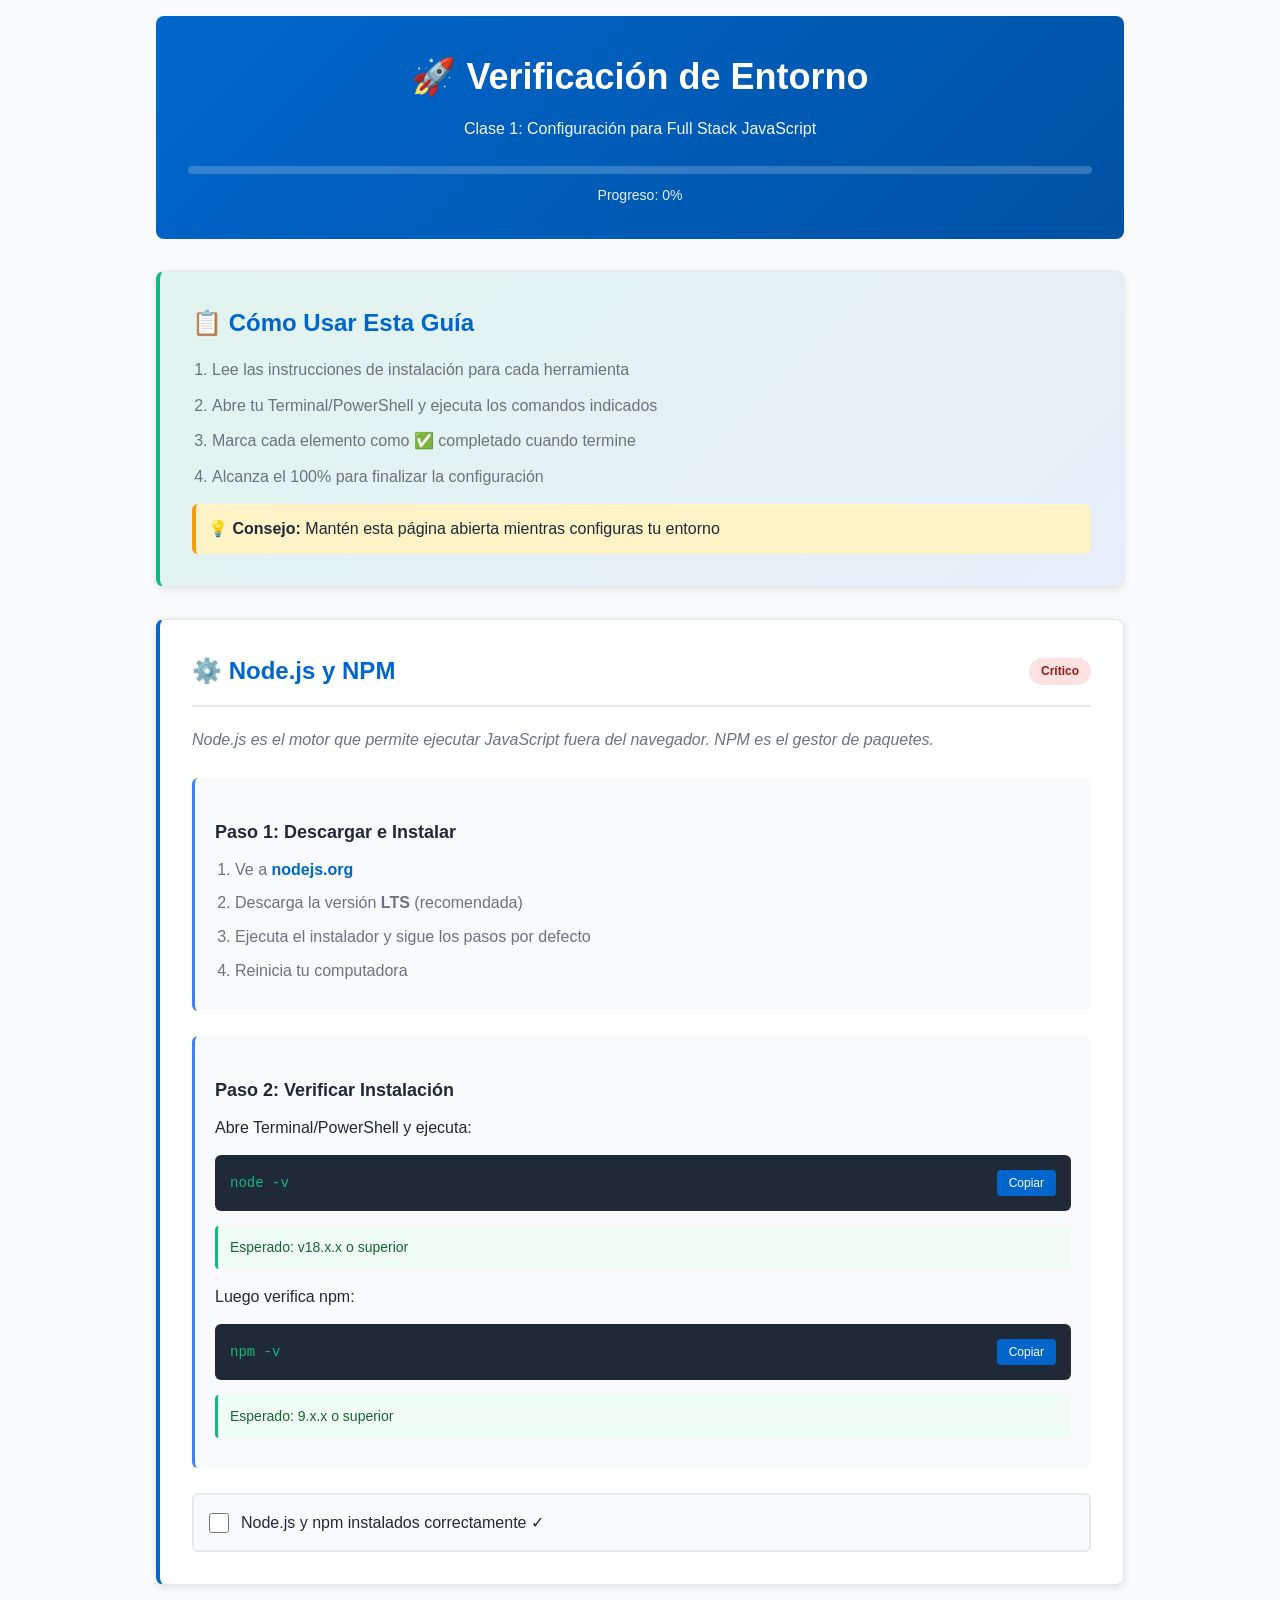
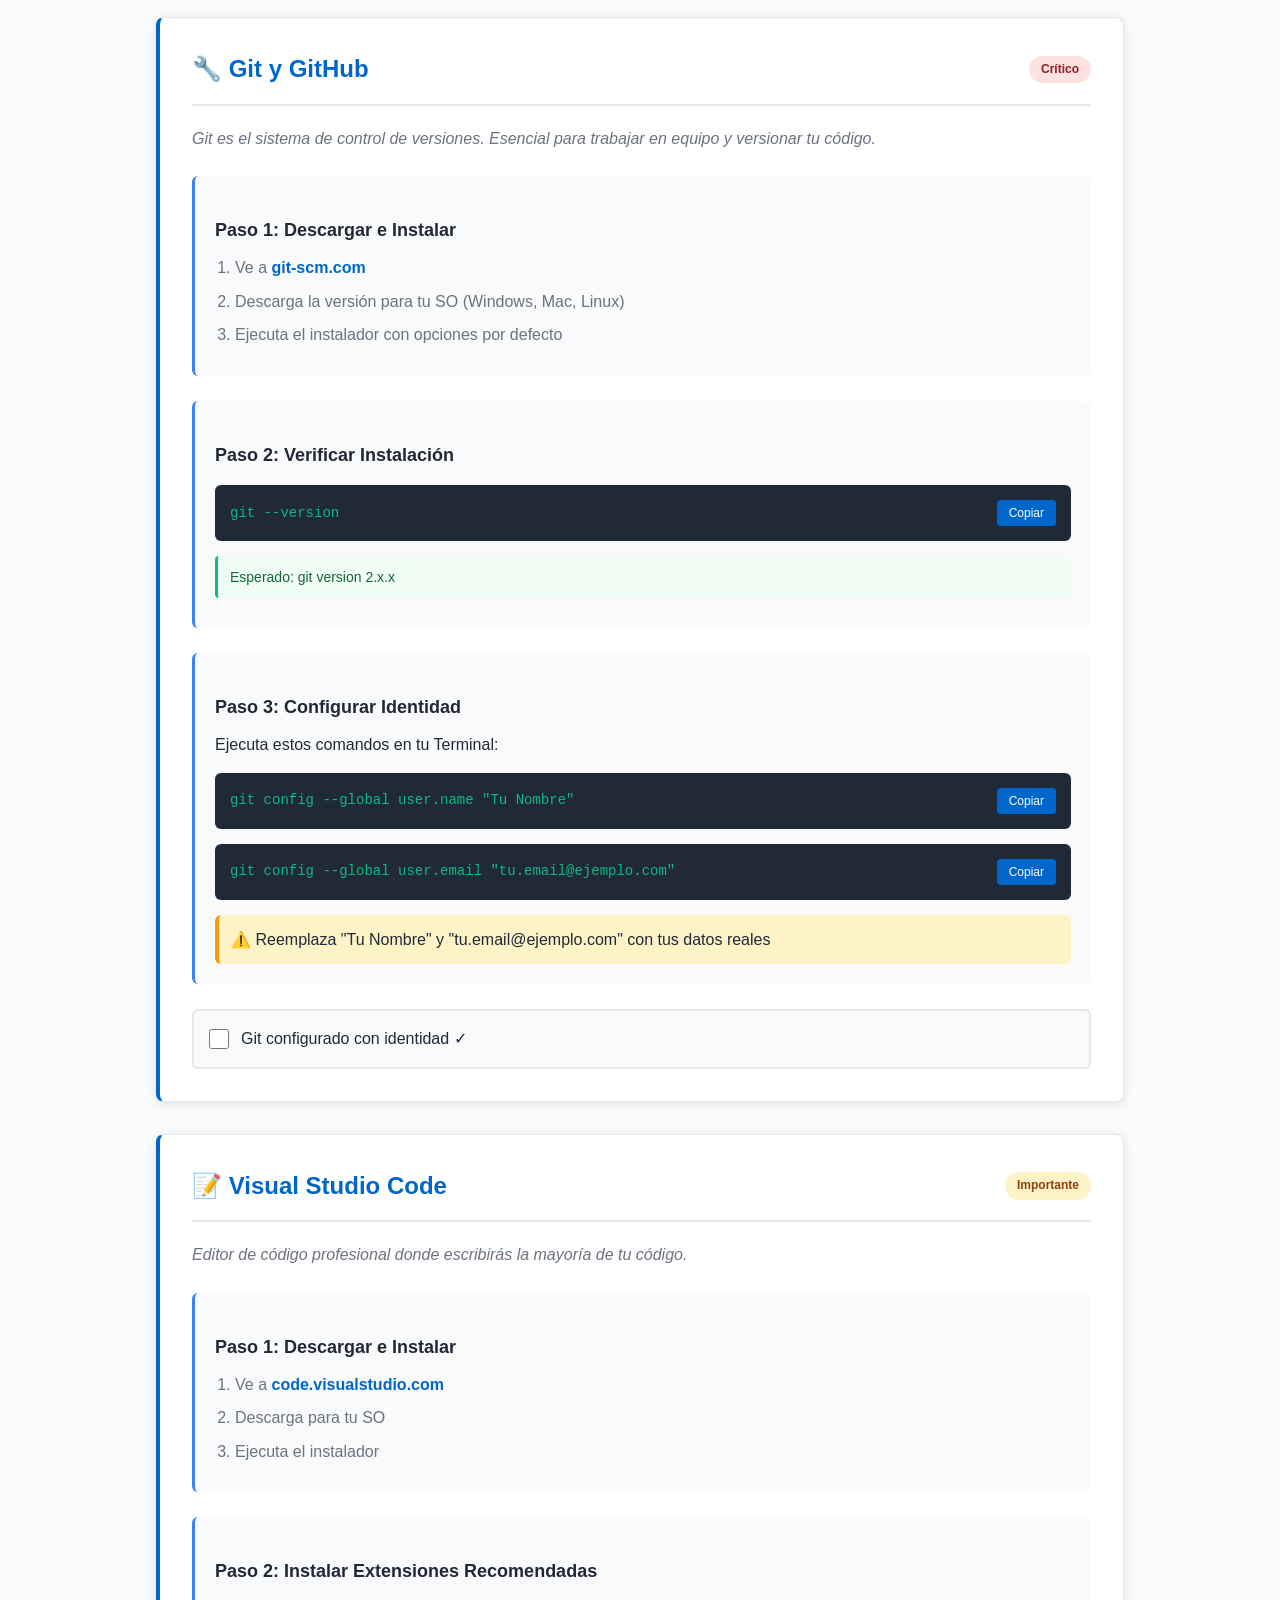
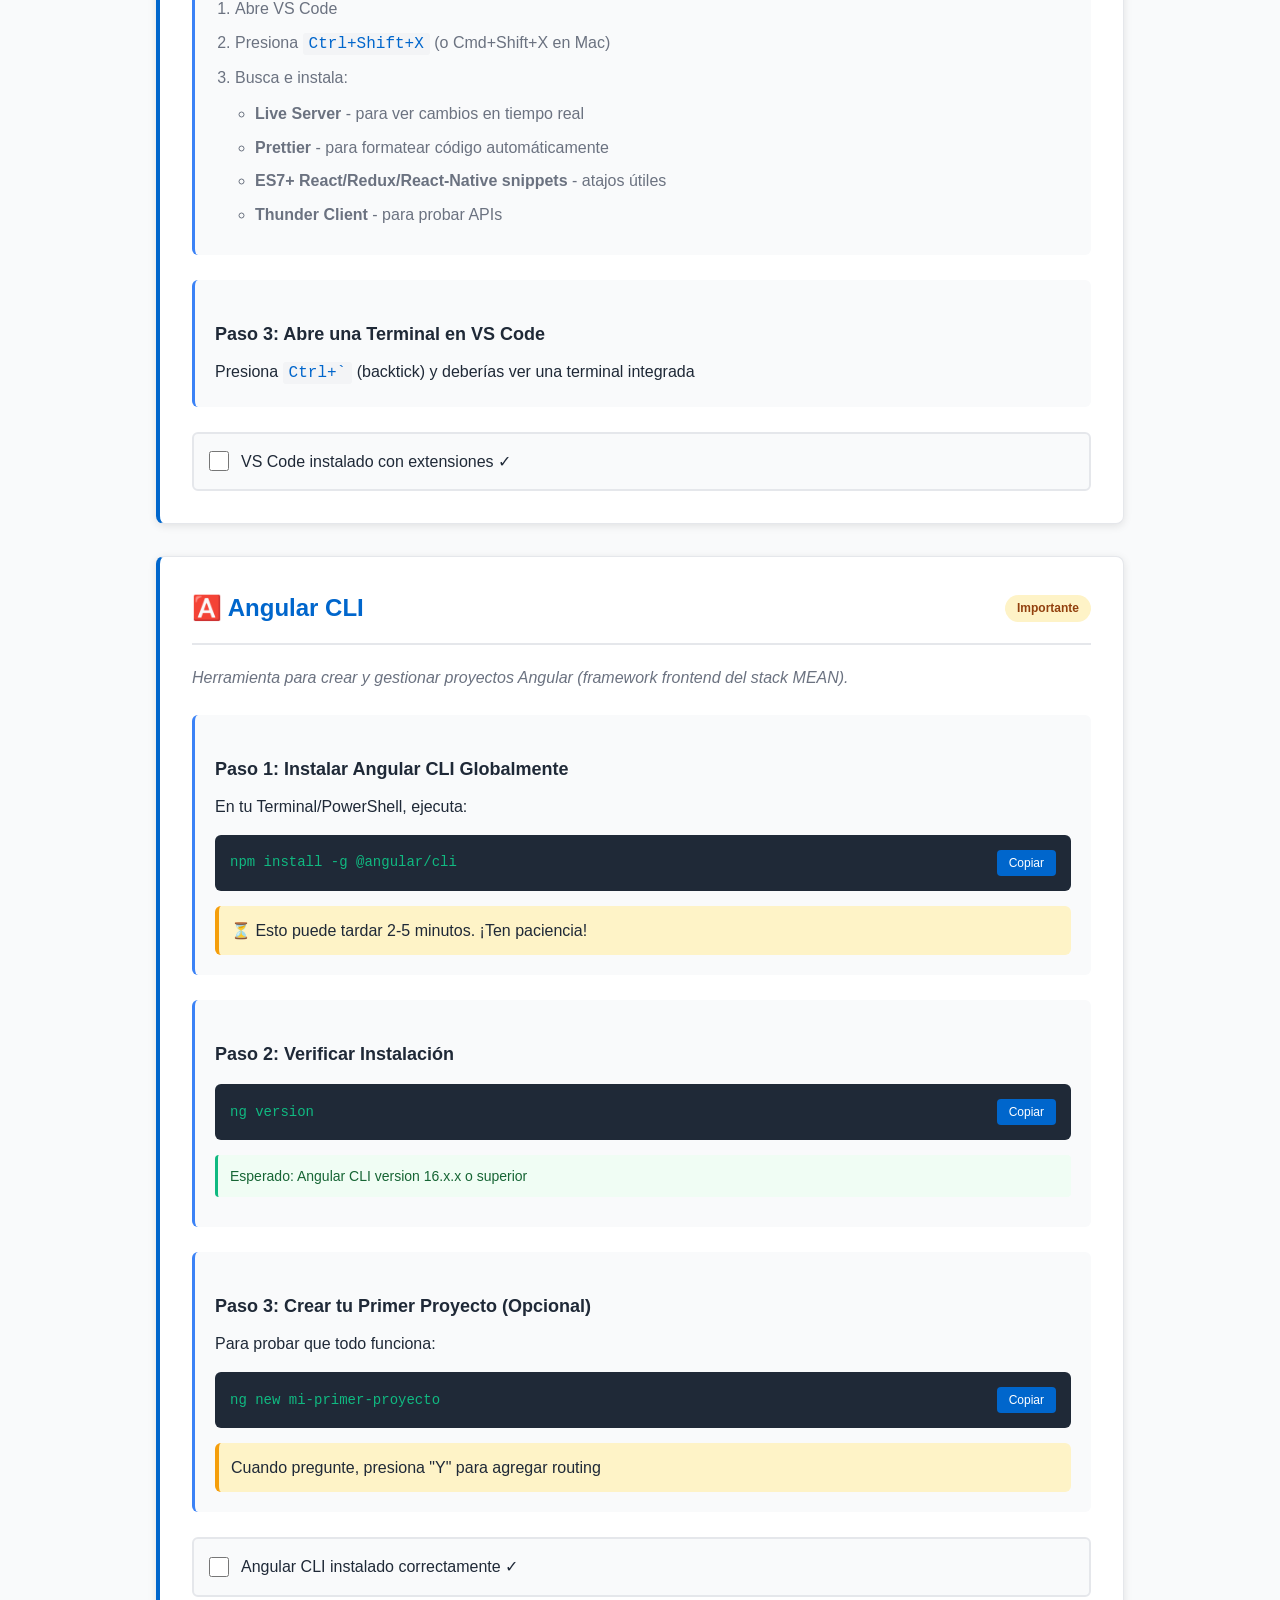
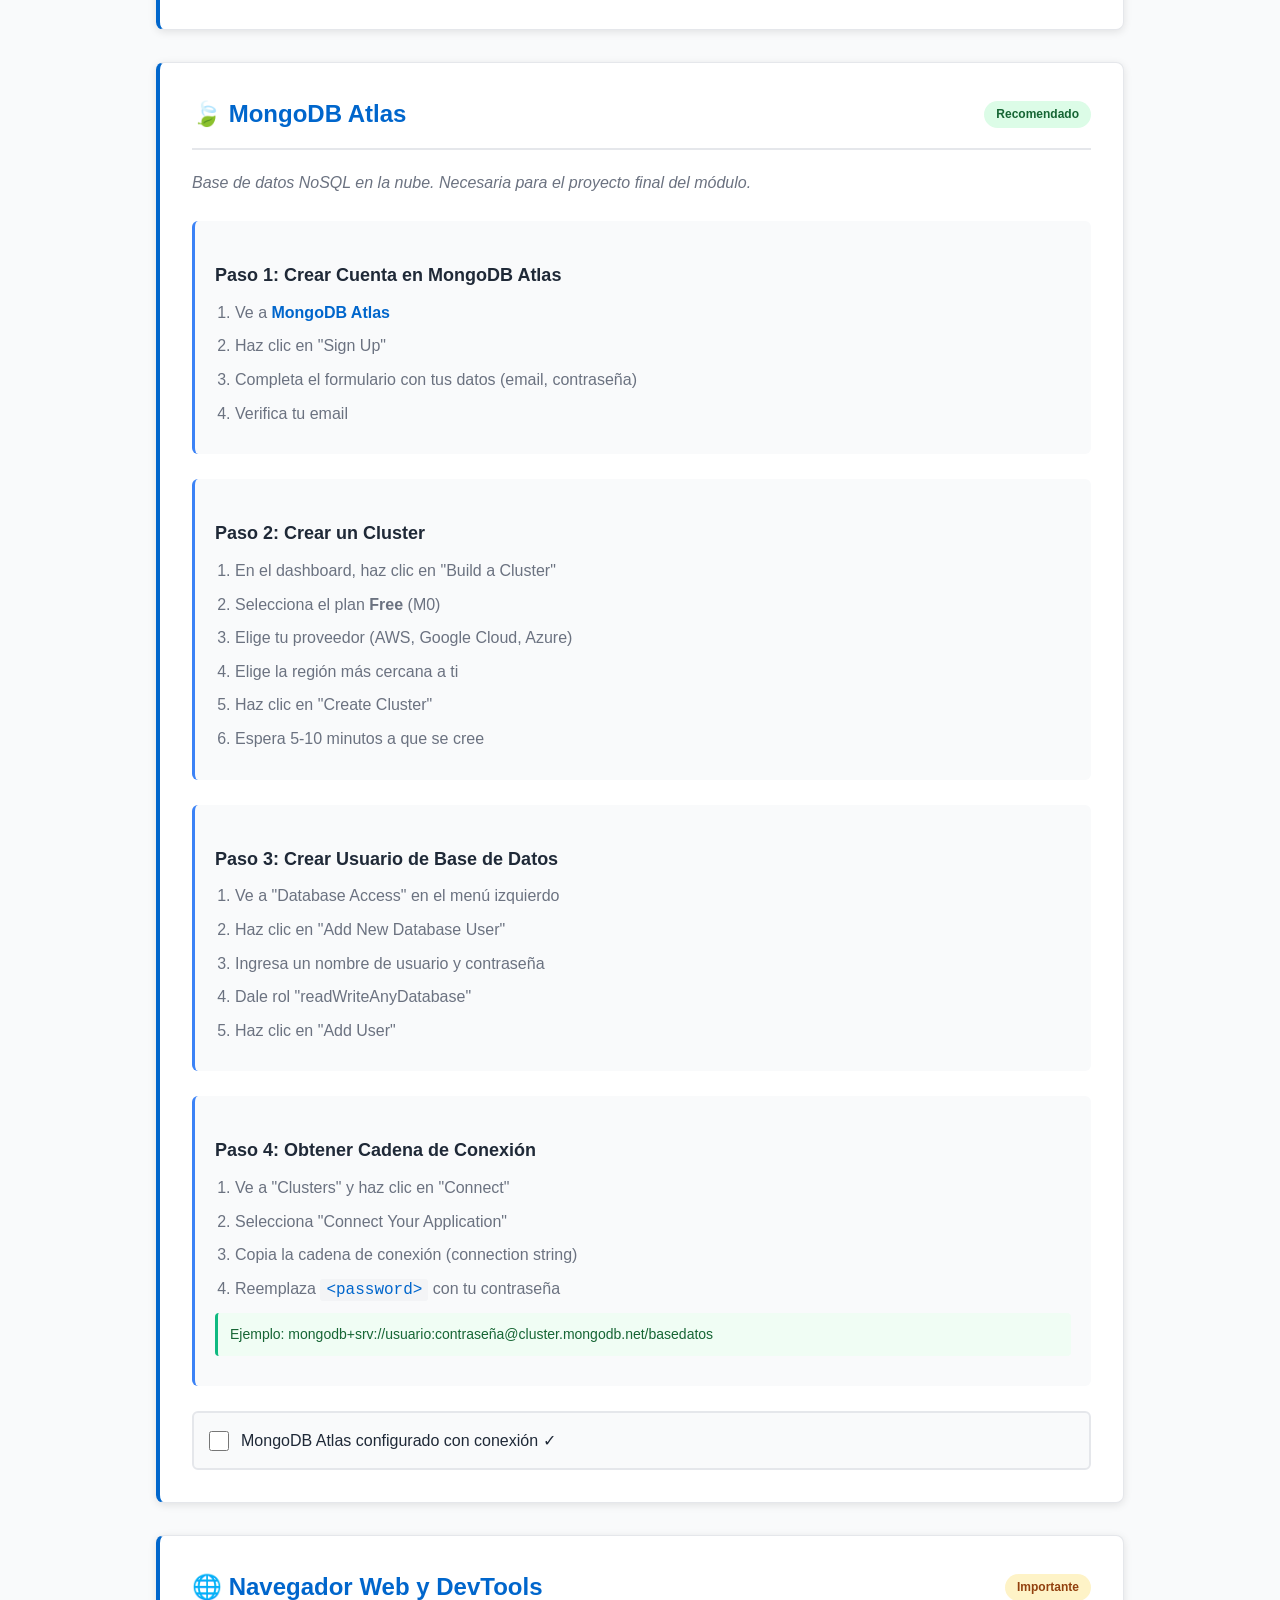
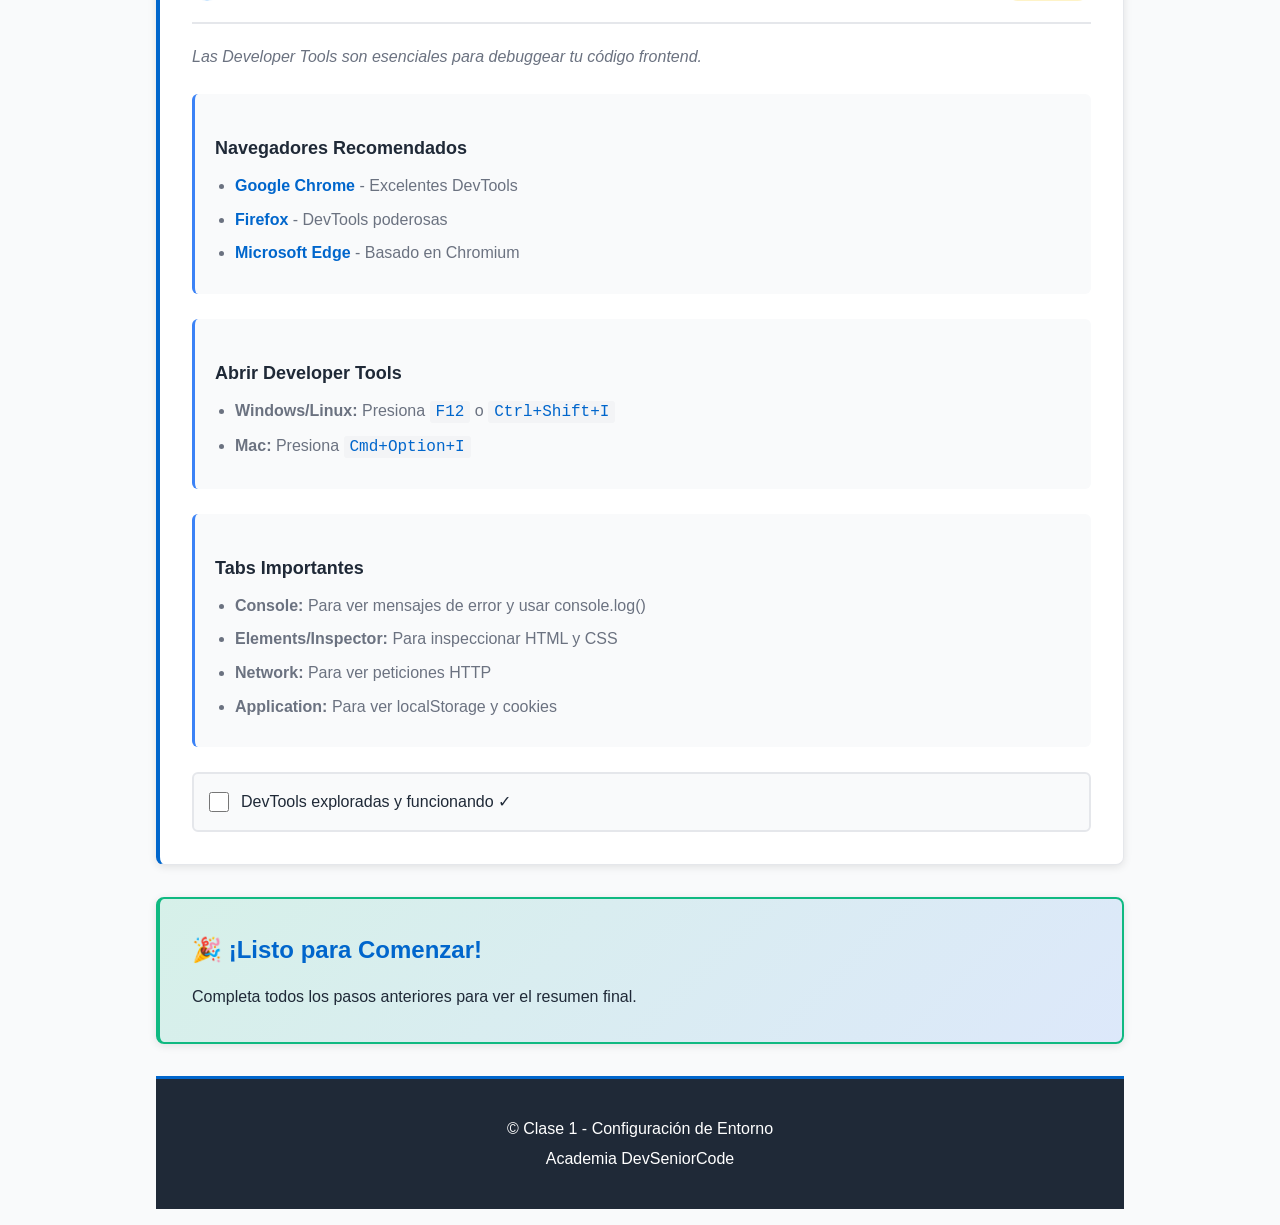
<file: 01-modulo-js-web-foundations/ejercicios/clase-1/verificacion-entorno/index.html>
<!DOCTYPE html>
<html lang="es">
<head>
    <meta charset="UTF-8">
    <meta name="viewport" content="width=device-width, initial-scale=1.0">
    <title>Verificación de Entorno - Clase 1</title>
    <link rel="stylesheet" href="styles.css">
</head>
<body>
    <div class="contenedor">
        <!-- HEADER -->
        <header class="header">
            <h1>🚀 Verificación de Entorno</h1>
            <p class="subtitulo">Clase 1: Configuración para Full Stack JavaScript</p>
            <div class="barra-progreso">
                <div class="progreso" id="progreso" style="width: 0%"></div>
            </div>
            <p class="texto-progreso">Progreso: <span id="porcentaje">0</span>%</p>
        </header>

        <!-- CONTENIDO PRINCIPAL -->
        <main class="main-content">
            <!-- INSTRUCCIONES GENERALES -->
            <section class="tarjeta introduccion">
                <h2>📋 Cómo Usar Esta Guía</h2>
                <ol>
                    <li>Lee las instrucciones de instalación para cada herramienta</li>
                    <li>Abre tu Terminal/PowerShell y ejecuta los comandos indicados</li>
                    <li>Marca cada elemento como ✅ completado cuando termine</li>
                    <li>Alcanza el 100% para finalizar la configuración</li>
                </ol>
                <p class="consejo">💡 <strong>Consejo:</strong> Mantén esta página abierta mientras configuras tu entorno</p>
            </section>

            <!-- SECCIÓN NODE.JS -->
            <section class="tarjeta seccion-herramienta">
                <div class="encabezado-herramienta">
                    <h2>⚙️ Node.js y NPM</h2>
                    <span class="badge badge-critico">Crítico</span>
                </div>

                <div class="contenido-herramienta">
                    <p class="descripcion">Node.js es el motor que permite ejecutar JavaScript fuera del navegador. NPM es el gestor de paquetes.</p>

                    <div class="paso">
                        <h3>Paso 1: Descargar e Instalar</h3>
                        <ol>
                            <li>Ve a <a href="https://nodejs.org" target="_blank">nodejs.org</a></li>
                            <li>Descarga la versión <strong>LTS</strong> (recomendada)</li>
                            <li>Ejecuta el instalador y sigue los pasos por defecto</li>
                            <li>Reinicia tu computadora</li>
                        </ol>
                    </div>

                    <div class="paso">
                        <h3>Paso 2: Verificar Instalación</h3>
                        <p>Abre Terminal/PowerShell y ejecuta:</p>
                        <div class="codigo-bloque">
                            <code>node -v</code>
                            <button class="boton-copiar" onclick="copiarAlPortapapeles('node -v')">Copiar</button>
                        </div>
                        <p class="resultado-esperado">Esperado: v18.x.x o superior</p>

                        <p style="margin-top: 15px;">Luego verifica npm:</p>
                        <div class="codigo-bloque">
                            <code>npm -v</code>
                            <button class="boton-copiar" onclick="copiarAlPortapapeles('npm -v')">Copiar</button>
                        </div>
                        <p class="resultado-esperado">Esperado: 9.x.x o superior</p>
                    </div>

                    <div class="checklist-item">
                        <input type="checkbox" id="check-nodejs" onchange="actualizarProgreso()">
                        <label for="check-nodejs">Node.js y npm instalados correctamente ✓</label>
                    </div>
                </div>
            </section>

            <!-- SECCIÓN GIT -->
            <section class="tarjeta seccion-herramienta">
                <div class="encabezado-herramienta">
                    <h2>🔧 Git y GitHub</h2>
                    <span class="badge badge-critico">Crítico</span>
                </div>

                <div class="contenido-herramienta">
                    <p class="descripcion">Git es el sistema de control de versiones. Esencial para trabajar en equipo y versionar tu código.</p>

                    <div class="paso">
                        <h3>Paso 1: Descargar e Instalar</h3>
                        <ol>
                            <li>Ve a <a href="https://git-scm.com" target="_blank">git-scm.com</a></li>
                            <li>Descarga la versión para tu SO (Windows, Mac, Linux)</li>
                            <li>Ejecuta el instalador con opciones por defecto</li>
                        </ol>
                    </div>

                    <div class="paso">
                        <h3>Paso 2: Verificar Instalación</h3>
                        <div class="codigo-bloque">
                            <code>git --version</code>
                            <button class="boton-copiar" onclick="copiarAlPortapapeles('git --version')">Copiar</button>
                        </div>
                        <p class="resultado-esperado">Esperado: git version 2.x.x</p>
                    </div>

                    <div class="paso">
                        <h3>Paso 3: Configurar Identidad</h3>
                        <p>Ejecuta estos comandos en tu Terminal:</p>
                        <div class="codigo-bloque">
                            <code>git config --global user.name "Tu Nombre"</code>
                            <button class="boton-copiar" onclick="copiarAlPortapapeles('git config --global user.name &quot;Tu Nombre&quot;')">Copiar</button>
                        </div>

                        <div class="codigo-bloque">
                            <code>git config --global user.email "tu.email@ejemplo.com"</code>
                            <button class="boton-copiar" onclick="copiarAlPortapapeles('git config --global user.email &quot;tu.email@ejemplo.com&quot;')">Copiar</button>
                        </div>

                        <p class="consejo">⚠️ Reemplaza "Tu Nombre" y "tu.email@ejemplo.com" con tus datos reales</p>
                    </div>

                    <div class="checklist-item">
                        <input type="checkbox" id="check-git" onchange="actualizarProgreso()">
                        <label for="check-git">Git configurado con identidad ✓</label>
                    </div>
                </div>
            </section>

            <!-- SECCIÓN VSCODE -->
            <section class="tarjeta seccion-herramienta">
                <div class="encabezado-herramienta">
                    <h2>📝 Visual Studio Code</h2>
                    <span class="badge badge-importante">Importante</span>
                </div>

                <div class="contenido-herramienta">
                    <p class="descripcion">Editor de código profesional donde escribirás la mayoría de tu código.</p>

                    <div class="paso">
                        <h3>Paso 1: Descargar e Instalar</h3>
                        <ol>
                            <li>Ve a <a href="https://code.visualstudio.com" target="_blank">code.visualstudio.com</a></li>
                            <li>Descarga para tu SO</li>
                            <li>Ejecuta el instalador</li>
                        </ol>
                    </div>

                    <div class="paso">
                        <h3>Paso 2: Instalar Extensiones Recomendadas</h3>
                        <ol>
                            <li>Abre VS Code</li>
                            <li>Presiona <code>Ctrl+Shift+X</code> (o Cmd+Shift+X en Mac)</li>
                            <li>Busca e instala:
                                <ul>
                                    <li><strong>Live Server</strong> - para ver cambios en tiempo real</li>
                                    <li><strong>Prettier</strong> - para formatear código automáticamente</li>
                                    <li><strong>ES7+ React/Redux/React-Native snippets</strong> - atajos útiles</li>
                                    <li><strong>Thunder Client</strong> - para probar APIs</li>
                                </ul>
                            </li>
                        </ol>
                    </div>

                    <div class="paso">
                        <h3>Paso 3: Abre una Terminal en VS Code</h3>
                        <p>Presiona <code>Ctrl+`</code> (backtick) y deberías ver una terminal integrada</p>
                    </div>

                    <div class="checklist-item">
                        <input type="checkbox" id="check-vscode" onchange="actualizarProgreso()">
                        <label for="check-vscode">VS Code instalado con extensiones ✓</label>
                    </div>
                </div>
            </section>

            <!-- SECCIÓN ANGULAR CLI -->
            <section class="tarjeta seccion-herramienta">
                <div class="encabezado-herramienta">
                    <h2>🅰️ Angular CLI</h2>
                    <span class="badge badge-importante">Importante</span>
                </div>

                <div class="contenido-herramienta">
                    <p class="descripcion">Herramienta para crear y gestionar proyectos Angular (framework frontend del stack MEAN).</p>

                    <div class="paso">
                        <h3>Paso 1: Instalar Angular CLI Globalmente</h3>
                        <p>En tu Terminal/PowerShell, ejecuta:</p>
                        <div class="codigo-bloque">
                            <code>npm install -g @angular/cli</code>
                            <button class="boton-copiar" onclick="copiarAlPortapapeles('npm install -g @angular/cli')">Copiar</button>
                        </div>
                        <p class="consejo">⏳ Esto puede tardar 2-5 minutos. ¡Ten paciencia!</p>
                    </div>

                    <div class="paso">
                        <h3>Paso 2: Verificar Instalación</h3>
                        <div class="codigo-bloque">
                            <code>ng version</code>
                            <button class="boton-copiar" onclick="copiarAlPortapapeles('ng version')">Copiar</button>
                        </div>
                        <p class="resultado-esperado">Esperado: Angular CLI version 16.x.x o superior</p>
                    </div>

                    <div class="paso">
                        <h3>Paso 3: Crear tu Primer Proyecto (Opcional)</h3>
                        <p>Para probar que todo funciona:</p>
                        <div class="codigo-bloque">
                            <code>ng new mi-primer-proyecto</code>
                            <button class="boton-copiar" onclick="copiarAlPortapapeles('ng new mi-primer-proyecto')">Copiar</button>
                        </div>
                        <p class="consejo">Cuando pregunte, presiona "Y" para agregar routing</p>
                    </div>

                    <div class="checklist-item">
                        <input type="checkbox" id="check-angular" onchange="actualizarProgreso()">
                        <label for="check-angular">Angular CLI instalado correctamente ✓</label>
                    </div>
                </div>
            </section>

            <!-- SECCIÓN MONGODB -->
            <section class="tarjeta seccion-herramienta">
                <div class="encabezado-herramienta">
                    <h2>🍃 MongoDB Atlas</h2>
                    <span class="badge badge-recomendado">Recomendado</span>
                </div>

                <div class="contenido-herramienta">
                    <p class="descripcion">Base de datos NoSQL en la nube. Necesaria para el proyecto final del módulo.</p>

                    <div class="paso">
                        <h3>Paso 1: Crear Cuenta en MongoDB Atlas</h3>
                        <ol>
                            <li>Ve a <a href="https://www.mongodb.com/cloud/atlas" target="_blank">MongoDB Atlas</a></li>
                            <li>Haz clic en "Sign Up"</li>
                            <li>Completa el formulario con tus datos (email, contraseña)</li>
                            <li>Verifica tu email</li>
                        </ol>
                    </div>

                    <div class="paso">
                        <h3>Paso 2: Crear un Cluster</h3>
                        <ol>
                            <li>En el dashboard, haz clic en "Build a Cluster"</li>
                            <li>Selecciona el plan <strong>Free</strong> (M0)</li>
                            <li>Elige tu proveedor (AWS, Google Cloud, Azure)</li>
                            <li>Elige la región más cercana a ti</li>
                            <li>Haz clic en "Create Cluster"</li>
                            <li>Espera 5-10 minutos a que se cree</li>
                        </ol>
                    </div>

                    <div class="paso">
                        <h3>Paso 3: Crear Usuario de Base de Datos</h3>
                        <ol>
                            <li>Ve a "Database Access" en el menú izquierdo</li>
                            <li>Haz clic en "Add New Database User"</li>
                            <li>Ingresa un nombre de usuario y contraseña</li>
                            <li>Dale rol "readWriteAnyDatabase"</li>
                            <li>Haz clic en "Add User"</li>
                        </ol>
                    </div>

                    <div class="paso">
                        <h3>Paso 4: Obtener Cadena de Conexión</h3>
                        <ol>
                            <li>Ve a "Clusters" y haz clic en "Connect"</li>
                            <li>Selecciona "Connect Your Application"</li>
                            <li>Copia la cadena de conexión (connection string)</li>
                            <li>Reemplaza <code>&lt;password&gt;</code> con tu contraseña</li>
                        </ol>
                        <p class="resultado-esperado">Ejemplo: mongodb+srv://usuario:contraseña@cluster.mongodb.net/basedatos</p>
                    </div>

                    <div class="checklist-item">
                        <input type="checkbox" id="check-mongodb" onchange="actualizarProgreso()">
                        <label for="check-mongodb">MongoDB Atlas configurado con conexión ✓</label>
                    </div>
                </div>
            </section>

            <!-- SECCIÓN NAVEGADORES -->
            <section class="tarjeta seccion-herramienta">
                <div class="encabezado-herramienta">
                    <h2>🌐 Navegador Web y DevTools</h2>
                    <span class="badge badge-importante">Importante</span>
                </div>

                <div class="contenido-herramienta">
                    <p class="descripcion">Las Developer Tools son esenciales para debuggear tu código frontend.</p>

                    <div class="paso">
                        <h3>Navegadores Recomendados</h3>
                        <ul>
                            <li><a href="https://www.google.com/chrome" target="_blank">Google Chrome</a> - Excelentes DevTools</li>
                            <li><a href="https://www.mozilla.org/firefox" target="_blank">Firefox</a> - DevTools poderosas</li>
                            <li><a href="https://www.microsoft.com/edge" target="_blank">Microsoft Edge</a> - Basado en Chromium</li>
                        </ul>
                    </div>

                    <div class="paso">
                        <h3>Abrir Developer Tools</h3>
                        <ul>
                            <li><strong>Windows/Linux:</strong> Presiona <code>F12</code> o <code>Ctrl+Shift+I</code></li>
                            <li><strong>Mac:</strong> Presiona <code>Cmd+Option+I</code></li>
                        </ul>
                    </div>

                    <div class="paso">
                        <h3>Tabs Importantes</h3>
                        <ul>
                            <li><strong>Console:</strong> Para ver mensajes de error y usar console.log()</li>
                            <li><strong>Elements/Inspector:</strong> Para inspeccionar HTML y CSS</li>
                            <li><strong>Network:</strong> Para ver peticiones HTTP</li>
                            <li><strong>Application:</strong> Para ver localStorage y cookies</li>
                        </ul>
                    </div>

                    <div class="checklist-item">
                        <input type="checkbox" id="check-navegador" onchange="actualizarProgreso()">
                        <label for="check-navegador">DevTools exploradas y funcionando ✓</label>
                    </div>
                </div>
            </section>

            <!-- SECCIÓN FINAL -->
            <section class="tarjeta seccion-final">
                <h2>🎉 ¡Listo para Comenzar!</h2>
                <div id="seccion-completa" style="display: none;">
                    <p class="texto-exito">¡Felicidades! Has completado toda la configuración inicial.</p>
                    
                    <div class="resumen-instalaciones">
                        <h3>Resumen de tu Entorno:</h3>
                        <ul>
                            <li>✅ Node.js v18+ (Motor JavaScript)</li>
                            <li>✅ NPM 9+ (Gestor de paquetes)</li>
                            <li>✅ Git configurado (Control de versiones)</li>
                            <li>✅ VS Code (Editor de código)</li>
                            <li>✅ Angular CLI (Framework frontend)</li>
                            <li>✅ MongoDB Atlas (Base de datos)</li>
                            <li>✅ DevTools (Debugger del navegador)</li>
                        </ul>
                    </div>

                    <div class="proximo-paso">
                        <h3>Próximos Pasos:</h3>
                        <ol>
                            <li>Lee el material de <strong>Clase 2: Fundamentos de JavaScript</strong></li>
                            <li>Practica con el ejercicio <strong>Calculadora de IMC</strong></li>
                            <li>Explora los comandos de Git básicos</li>
                            <li>Crea tu primer proyecto con Angular CLI</li>
                        </ol>
                    </div>

                    <div class="box-importante">
                        <strong>💡 Consejo Final:</strong> Guarda los comandos que usaste y las contraseñas en un lugar seguro. Los necesitarás más adelante.
                    </div>
                </div>

                <div id="seccion-incompleta">
                    <p>Completa todos los pasos anteriores para ver el resumen final.</p>
                </div>
            </section>
        </main>

        <!-- FOOTER -->
        <footer class="footer">
            <p>&copy; Clase 1 - Configuración de Entorno</p>
            <p>Academia DevSeniorCode</p>
        </footer>
    </div>

    <script src="script.js"></script>
</body>
</html>
</file>
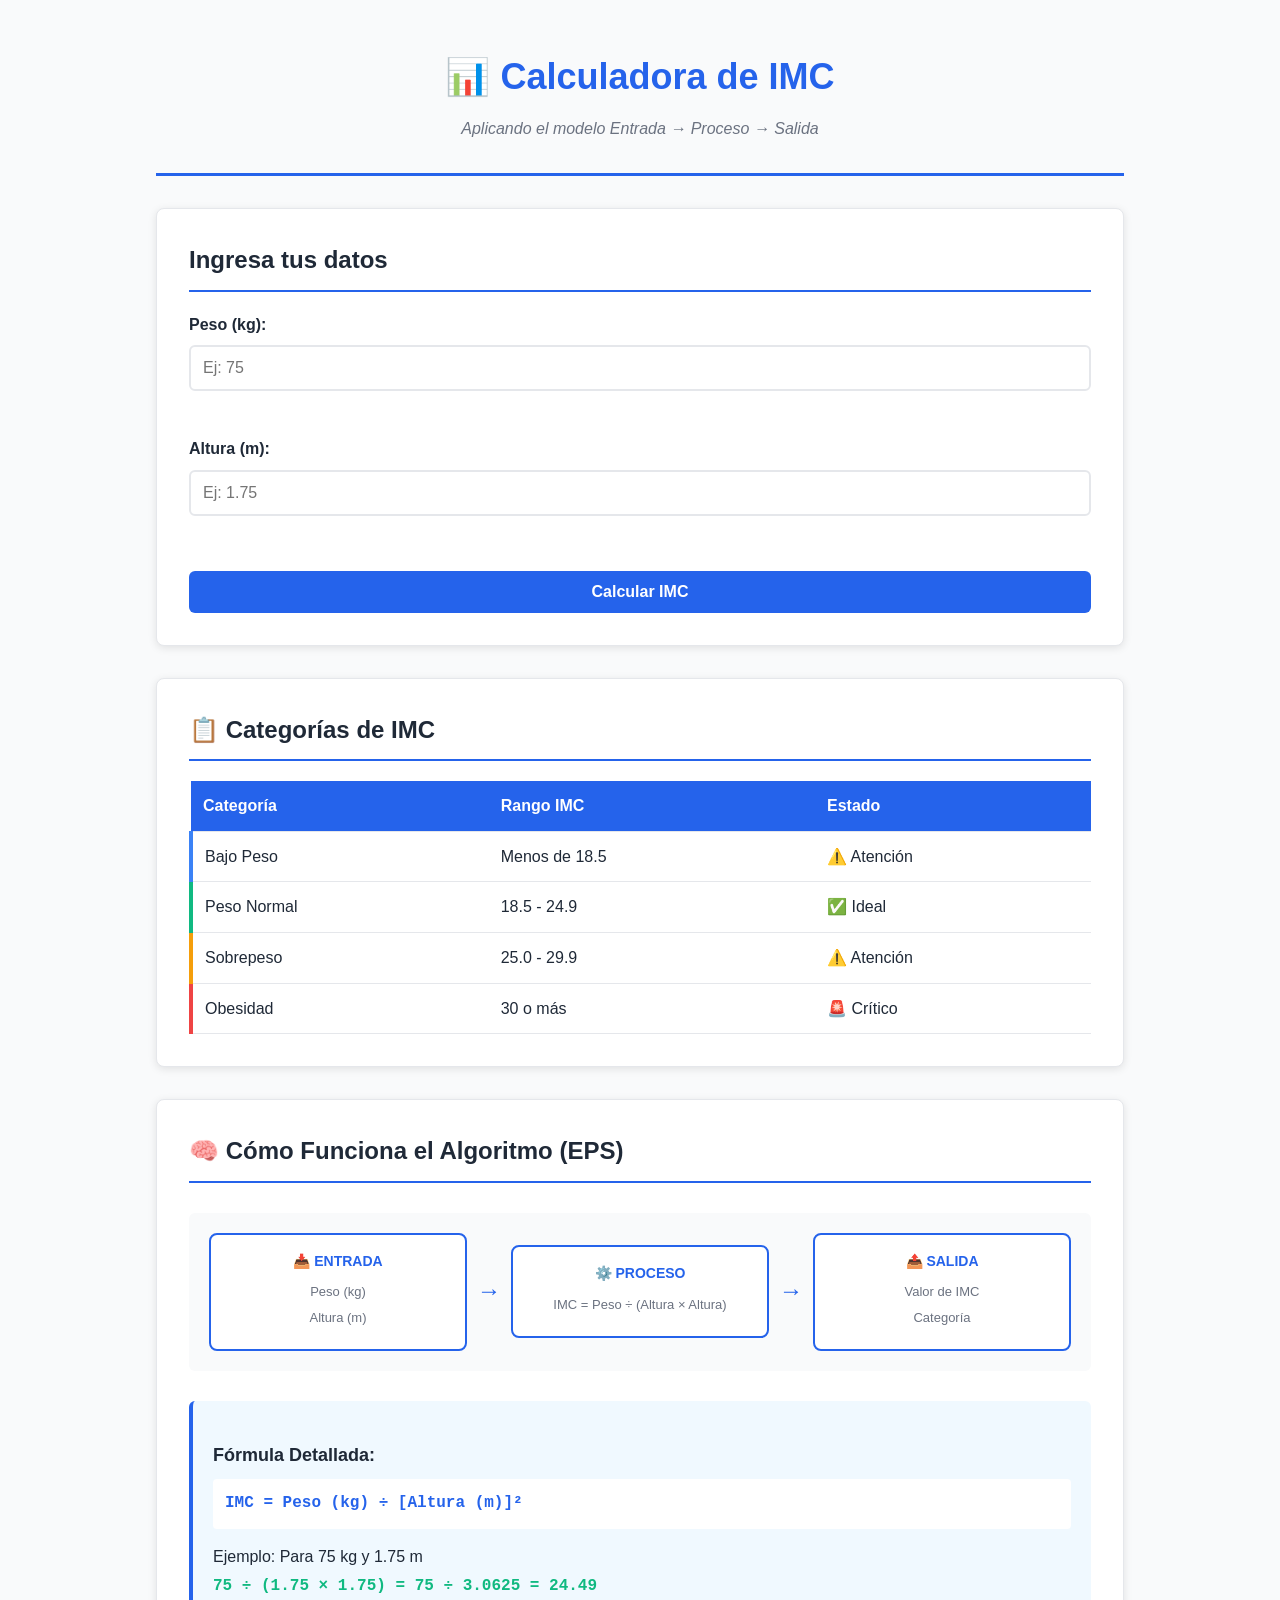
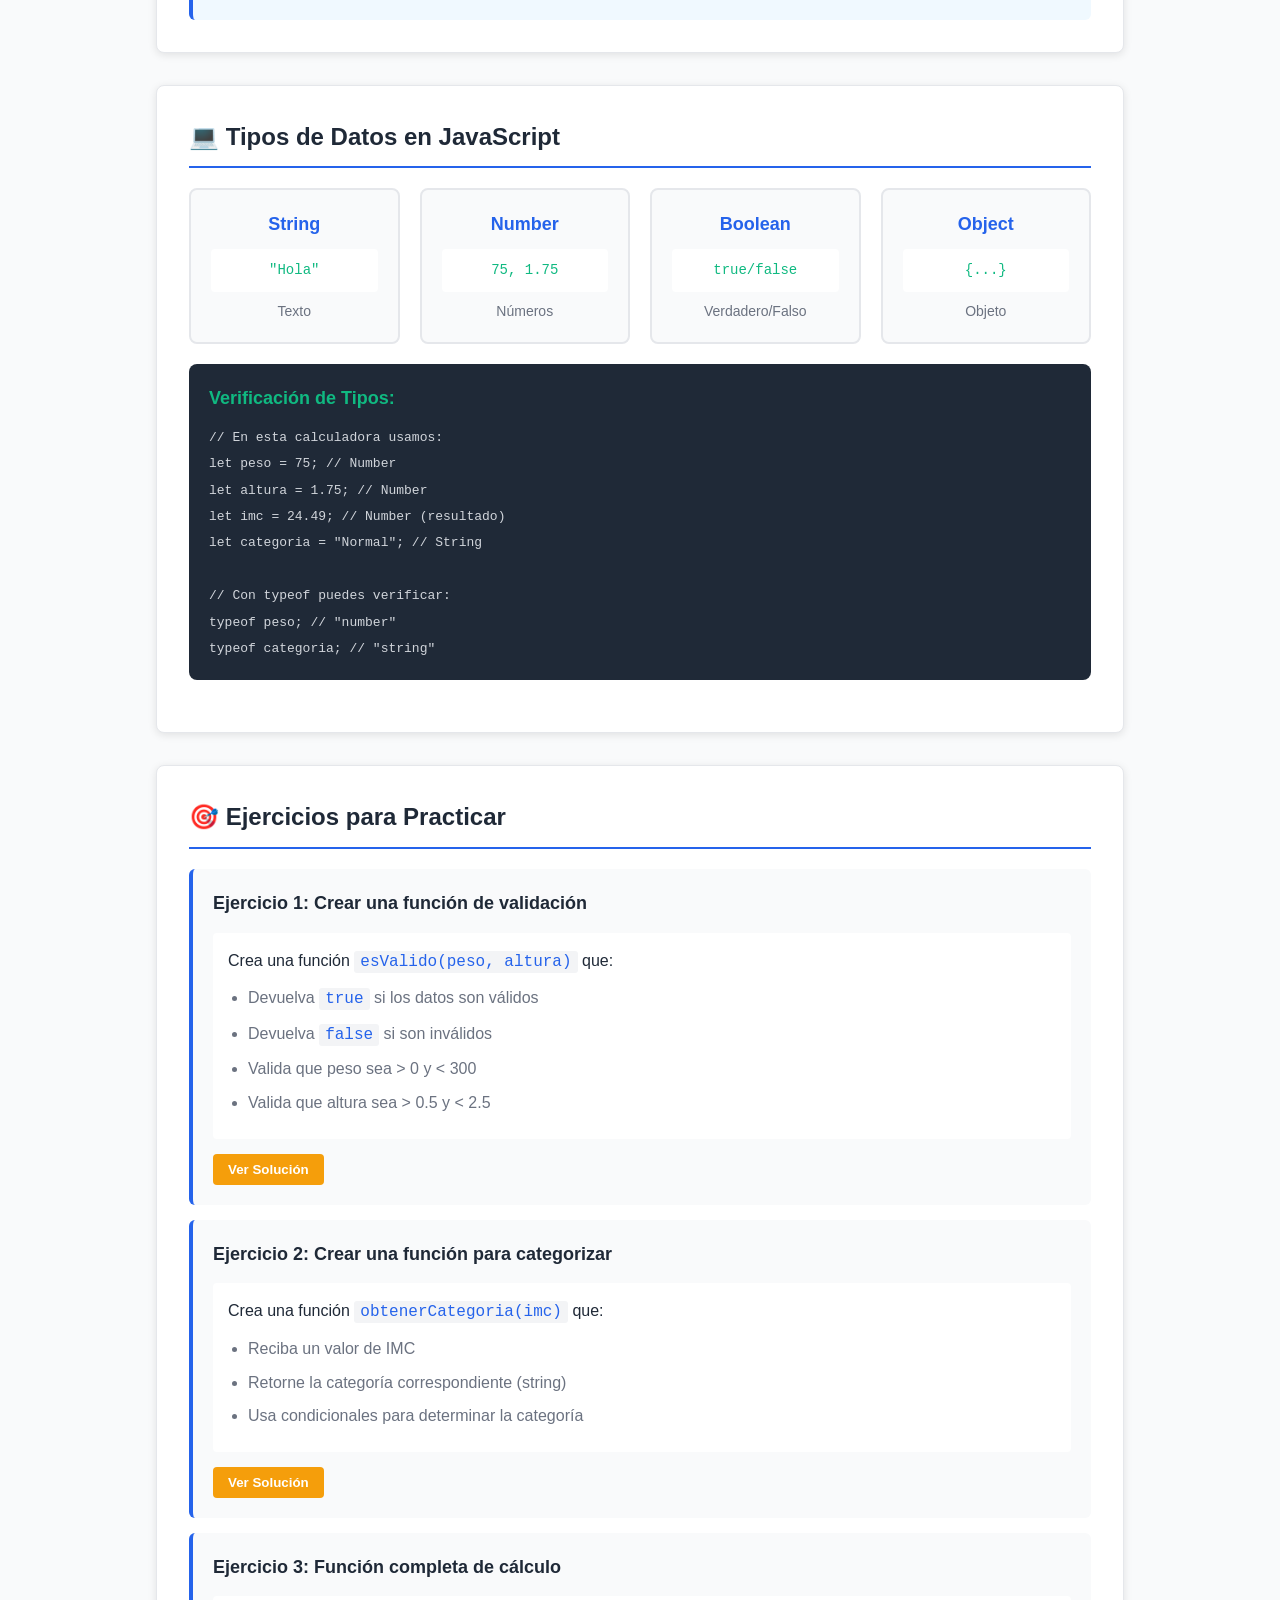
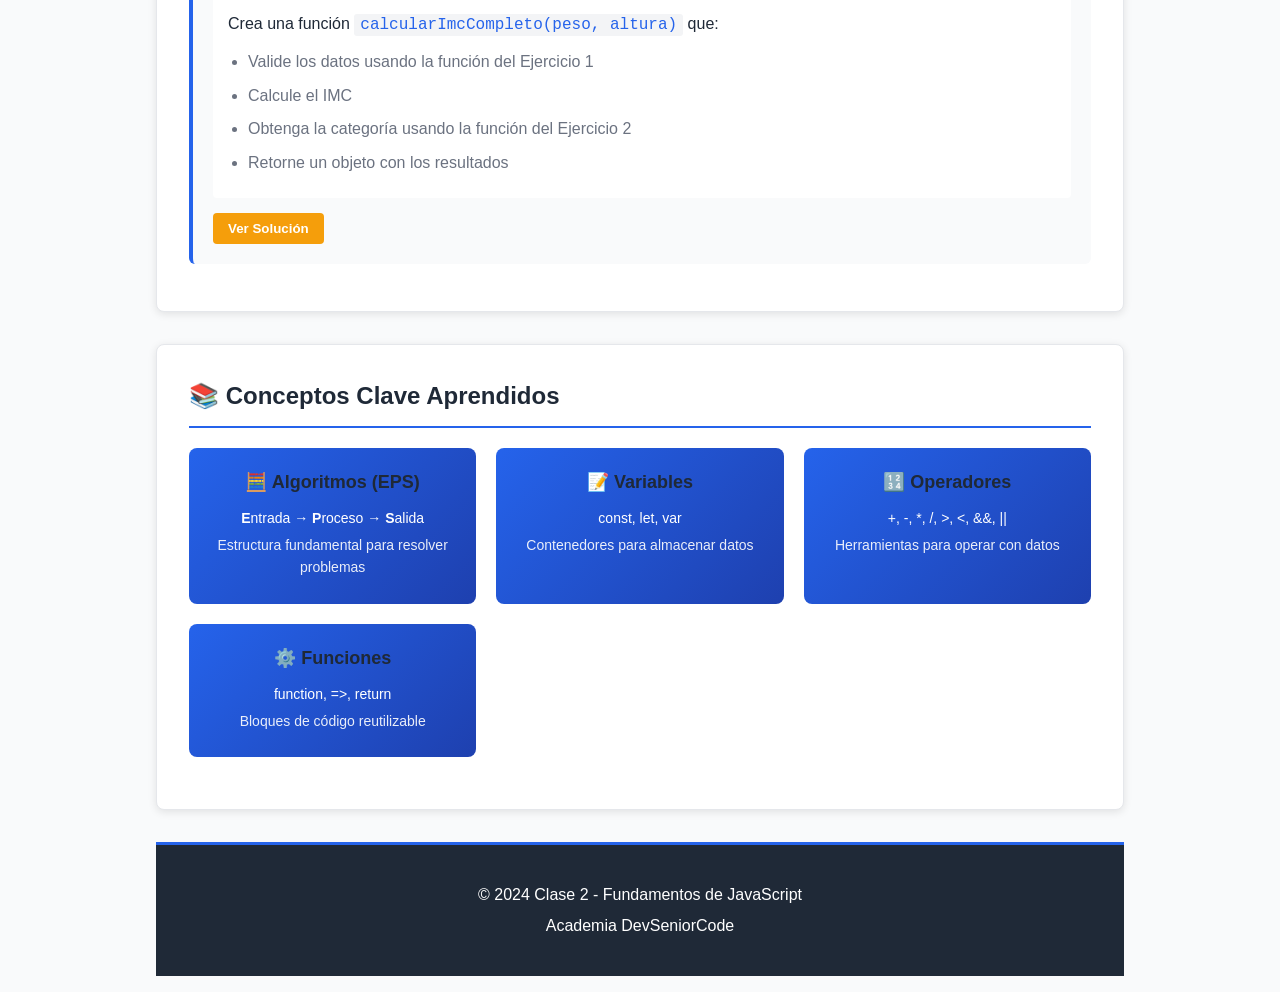
<file: 01-modulo-js-web-foundations/ejercicios/clase-2/calculadora-imc/index.html>
<!DOCTYPE html>
<html lang="es">
<head>
    <meta charset="UTF-8">
    <meta name="viewport" content="width=device-width, initial-scale=1.0">
    <title>Calculadora de IMC - Fundamentos de JavaScript</title>
    <link rel="stylesheet" href="styles.css">
</head>
<body>
    <div class="contenedor">
        <!-- HEADER -->
        <header class="header">
            <h1>📊 Calculadora de IMC</h1>
            <p class="subtitulo">Aplicando el modelo Entrada → Proceso → Salida</p>
        </header>

        <!-- SECCIÓN PRINCIPAL -->
        <main class="main-content">
            <!-- TARJETA DEL FORMULARIO -->
            <section class="tarjeta formulario-section">
                <h2>Ingresa tus datos</h2>
                
                <div class="formulario-grupo">
                    <label for="peso">Peso (kg):</label>
                    <input 
                        type="number" 
                        id="peso" 
                        placeholder="Ej: 75" 
                        min="1" 
                        max="300"
                        step="0.1"
                    >
                    <span class="validacion" id="validacion-peso"></span>
                </div>

                <div class="formulario-grupo">
                    <label for="altura">Altura (m):</label>
                    <input 
                        type="number" 
                        id="altura" 
                        placeholder="Ej: 1.75" 
                        min="0.5" 
                        max="2.5"
                        step="0.01"
                    >
                    <span class="validacion" id="validacion-altura"></span>
                </div>

                <button class="boton-calcular" onclick="calcularIMC()">
                    Calcular IMC
                </button>
            </section>

            <!-- RESULTADO -->
            <section class="tarjeta resultado-section" id="resultado-seccion" style="display: none;">
                <h2>Resultado</h2>
                
                <div class="resultado-contenido">
                    <div class="imc-valor" id="imc-valor">--</div>
                    <div class="imc-categoria" id="imc-categoria">--</div>
                    
                    <div class="detalles-resultado">
                        <p><strong>Peso:</strong> <span id="peso-resultado">-</span> kg</p>
                        <p><strong>Altura:</strong> <span id="altura-resultado">-</span> m</p>
                        <p><strong>IMC:</strong> <span id="imc-resultado">-</span></p>
                    </div>

                    <button class="boton-secundario" onclick="limpiar()">
                        Calcular de Nuevo
                    </button>
                </div>
            </section>

            <!-- TABLA DE CATEGORÍAS -->
            <section class="tarjeta tabla-section">
                <h2>📋 Categorías de IMC</h2>
                
                <table class="tabla-categorias">
                    <thead>
                        <tr>
                            <th>Categoría</th>
                            <th>Rango IMC</th>
                            <th>Estado</th>
                        </tr>
                    </thead>
                    <tbody>
                        <tr class="categoria-bajo">
                            <td>Bajo Peso</td>
                            <td>Menos de 18.5</td>
                            <td>⚠️ Atención</td>
                        </tr>
                        <tr class="categoria-normal">
                            <td>Peso Normal</td>
                            <td>18.5 - 24.9</td>
                            <td>✅ Ideal</td>
                        </tr>
                        <tr class="categoria-sobrepeso">
                            <td>Sobrepeso</td>
                            <td>25.0 - 29.9</td>
                            <td>⚠️ Atención</td>
                        </tr>
                        <tr class="categoria-obeso">
                            <td>Obesidad</td>
                            <td>30 o más</td>
                            <td>🚨 Crítico</td>
                        </tr>
                    </tbody>
                </table>
            </section>

            <!-- INFORMACIÓN DEL ALGORITMO -->
            <section class="tarjeta info-algoritmo">
                <h2>🧠 Cómo Funciona el Algoritmo (EPS)</h2>
                
                <div class="eps-diagrama">
                    <div class="eps-paso">
                        <div class="eps-titulo">📥 ENTRADA</div>
                        <div class="eps-contenido">
                            <p>Peso (kg)</p>
                            <p>Altura (m)</p>
                        </div>
                    </div>

                    <div class="eps-flecha">→</div>

                    <div class="eps-paso">
                        <div class="eps-titulo">⚙️ PROCESO</div>
                        <div class="eps-contenido">
                            <p>IMC = Peso ÷ (Altura × Altura)</p>
                        </div>
                    </div>

                    <div class="eps-flecha">→</div>

                    <div class="eps-paso">
                        <div class="eps-titulo">📤 SALIDA</div>
                        <div class="eps-contenido">
                            <p>Valor de IMC</p>
                            <p>Categoría</p>
                        </div>
                    </div>
                </div>

                <div class="formula-detallada">
                    <h3>Fórmula Detallada:</h3>
                    <code>IMC = Peso (kg) ÷ [Altura (m)]²</code>
                    <p class="ejemplo">Ejemplo: Para 75 kg y 1.75 m</p>
                    <p class="calculo">75 ÷ (1.75 × 1.75) = 75 ÷ 3.0625 = 24.49</p>
                </div>
            </section>

            <!-- CONCEPTO DE TIPOS DE DATOS -->
            <section class="tarjeta info-tipos">
                <h2>💻 Tipos de Datos en JavaScript</h2>
                
                <div class="tipos-grid">
                    <div class="tipo-item">
                        <div class="tipo-nombre">String</div>
                        <div class="tipo-ejemplo">"Hola"</div>
                        <div class="tipo-desc">Texto</div>
                    </div>

                    <div class="tipo-item">
                        <div class="tipo-nombre">Number</div>
                        <div class="tipo-ejemplo">75, 1.75</div>
                        <div class="tipo-desc">Números</div>
                    </div>

                    <div class="tipo-item">
                        <div class="tipo-nombre">Boolean</div>
                        <div class="tipo-ejemplo">true/false</div>
                        <div class="tipo-desc">Verdadero/Falso</div>
                    </div>

                    <div class="tipo-item">
                        <div class="tipo-nombre">Object</div>
                        <div class="tipo-ejemplo">{...}</div>
                        <div class="tipo-desc">Objeto</div>
                    </div>
                </div>

                <div class="codigo-ejemplo">
                    <h3>Verificación de Tipos:</h3>
                    <code id="codigo-tipos">
// En esta calculadora usamos:<br>
let peso = 75;        // Number<br>
let altura = 1.75;    // Number<br>
let imc = 24.49;      // Number (resultado)<br>
let categoria = "Normal"; // String<br>
<br>
// Con typeof puedes verificar:<br>
typeof peso;    // "number"<br>
typeof categoria; // "string"
                    </code>
                </div>
            </section>

            <!-- EJERCICIOS PROPUESTOS -->
            <section class="tarjeta ejercicios-section">
                <h2>🎯 Ejercicios para Practicar</h2>
                
                <div class="ejercicio-item">
                    <h3>Ejercicio 1: Crear una función de validación</h3>
                    <div class="enunciado">
                        <p>Crea una función <code>esValido(peso, altura)</code> que:</p>
                        <ul>
                            <li>Devuelva <code>true</code> si los datos son válidos</li>
                            <li>Devuelva <code>false</code> si son inválidos</li>
                            <li>Valida que peso sea > 0 y < 300</li>
                            <li>Valida que altura sea > 0.5 y < 2.5</li>
                        </ul>
                    </div>
                    <div class="solucion">
                        <button onclick="mostrarSolucion('sol1')">Ver Solución</button>
                        <pre id="sol1" style="display:none;"><code>function esValido(peso, altura) {
  return peso > 0 && peso < 300 && 
         altura > 0.5 && altura < 2.5;
}</code></pre>
                    </div>
                </div>

                <div class="ejercicio-item">
                    <h3>Ejercicio 2: Crear una función para categorizar</h3>
                    <div class="enunciado">
                        <p>Crea una función <code>obtenerCategoria(imc)</code> que:</p>
                        <ul>
                            <li>Reciba un valor de IMC</li>
                            <li>Retorne la categoría correspondiente (string)</li>
                            <li>Usa condicionales para determinar la categoría</li>
                        </ul>
                    </div>
                    <div class="solucion">
                        <button onclick="mostrarSolucion('sol2')">Ver Solución</button>
                        <pre id="sol2" style="display:none;"><code>function obtenerCategoria(imc) {
  if (imc < 18.5) return "Bajo Peso";
  if (imc < 25) return "Peso Normal";
  if (imc < 30) return "Sobrepeso";
  return "Obesidad";
}</code></pre>
                    </div>
                </div>

                <div class="ejercicio-item">
                    <h3>Ejercicio 3: Función completa de cálculo</h3>
                    <div class="enunciado">
                        <p>Crea una función <code>calcularImcCompleto(peso, altura)</code> que:</p>
                        <ul>
                            <li>Valide los datos usando la función del Ejercicio 1</li>
                            <li>Calcule el IMC</li>
                            <li>Obtenga la categoría usando la función del Ejercicio 2</li>
                            <li>Retorne un objeto con los resultados</li>
                        </ul>
                    </div>
                    <div class="solucion">
                        <button onclick="mostrarSolucion('sol3')">Ver Solución</button>
                        <pre id="sol3" style="display:none;"><code>function calcularImcCompleto(peso, altura) {
  if (!esValido(peso, altura)) {
    return { error: "Datos inválidos" };
  }
  
  const imc = peso / (altura * altura);
  const categoria = obtenerCategoria(imc);
  
  return {
    peso: peso,
    altura: altura,
    imc: imc.toFixed(2),
    categoria: categoria
  };
}</code></pre>
                    </div>
                </div>
            </section>

            <!-- CONCEPTOS CLAVE -->
            <section class="tarjeta conceptos-section">
                <h2>📚 Conceptos Clave Aprendidos</h2>
                
                <div class="conceptos-grid">
                    <div class="concepto-card">
                        <h3>🧮 Algoritmos (EPS)</h3>
                        <p><strong>E</strong>ntrada → <strong>P</strong>roceso → <strong>S</strong>alida</p>
                        <p class="desc">Estructura fundamental para resolver problemas</p>
                    </div>

                    <div class="concepto-card">
                        <h3>📝 Variables</h3>
                        <p>const, let, var</p>
                        <p class="desc">Contenedores para almacenar datos</p>
                    </div>

                    <div class="concepto-card">
                        <h3>🔢 Operadores</h3>
                        <p>+, -, *, /, >, <, &&, ||</p>
                        <p class="desc">Herramientas para operar con datos</p>
                    </div>

                    <div class="concepto-card">
                        <h3>⚙️ Funciones</h3>
                        <p>function, =>, return</p>
                        <p class="desc">Bloques de código reutilizable</p>
                    </div>
                </div>
            </section>
        </main>

        <!-- FOOTER -->
        <footer class="footer">
            <p>&copy; 2024 Clase 2 - Fundamentos de JavaScript</p>
            <p>Academia DevSeniorCode</p>
        </footer>
    </div>

    <!-- Script -->
    <script src="script.js"></script>
</body>
</html>
</file>
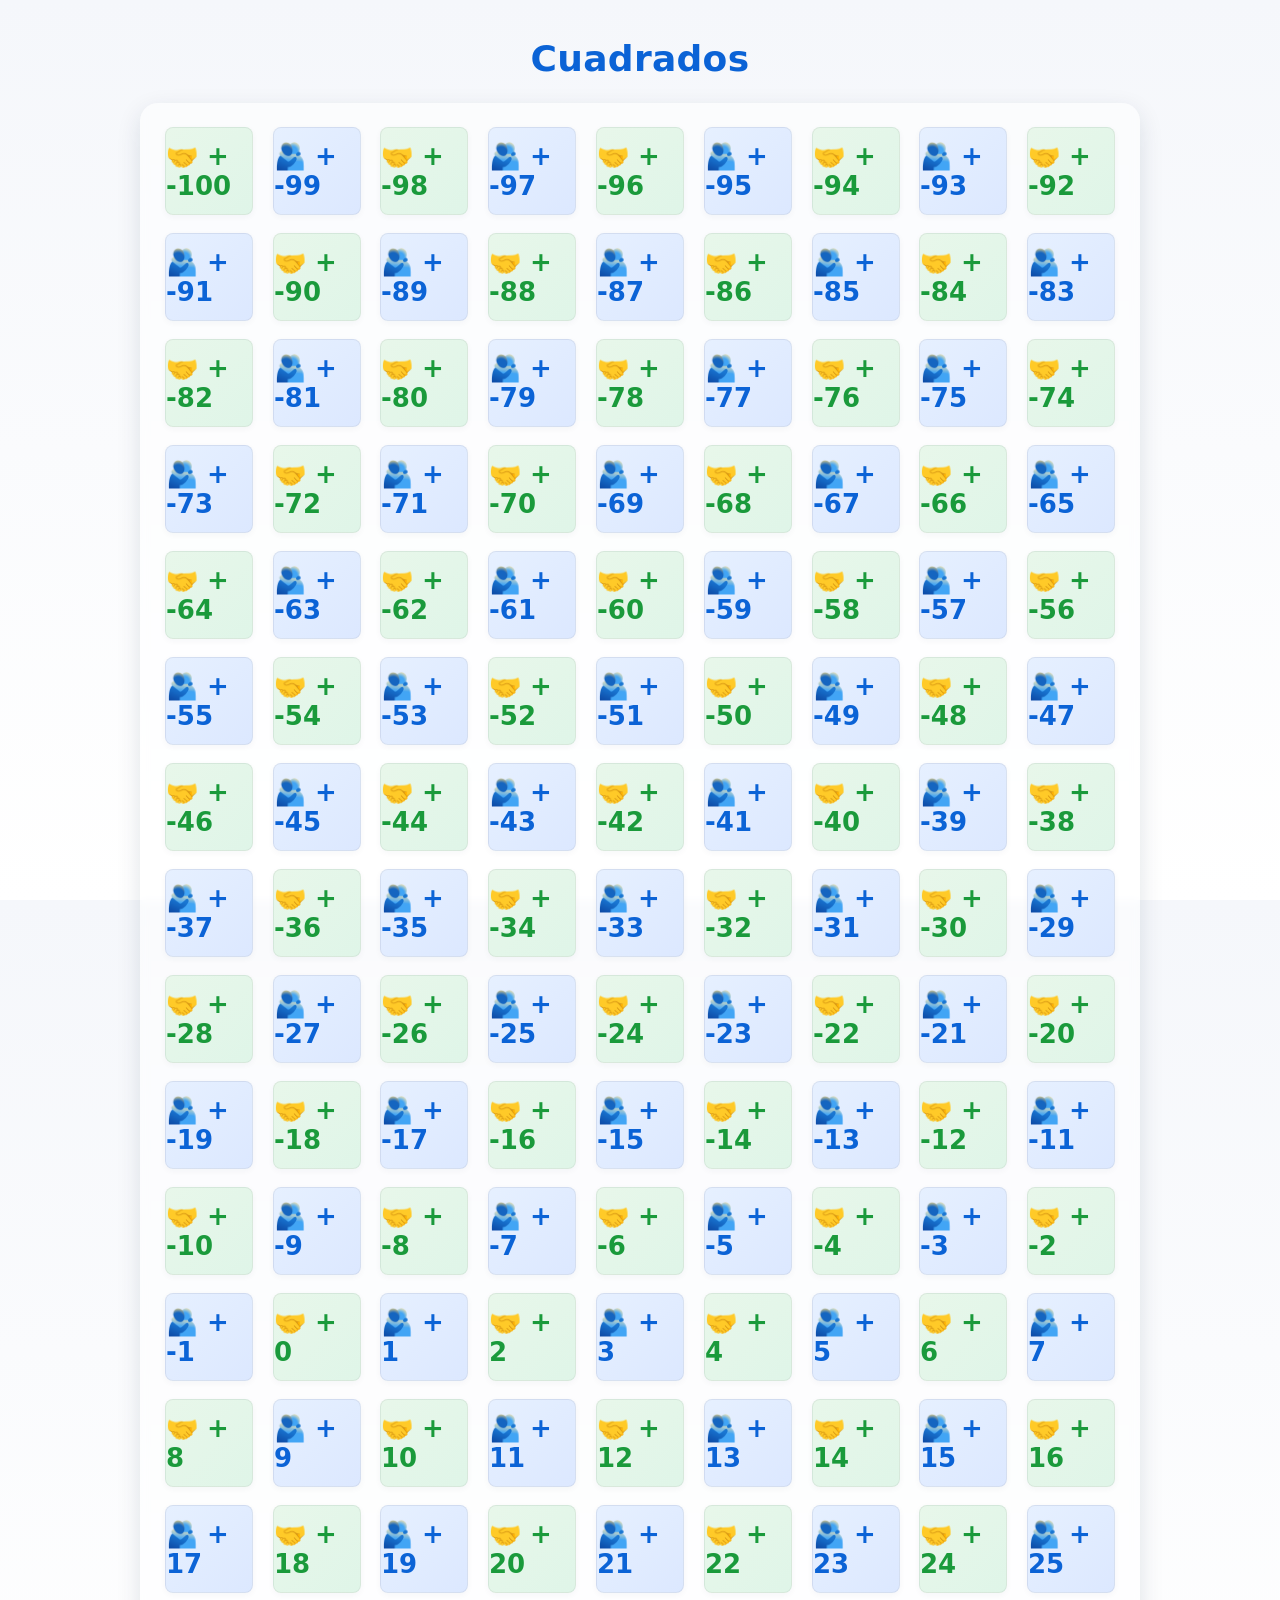
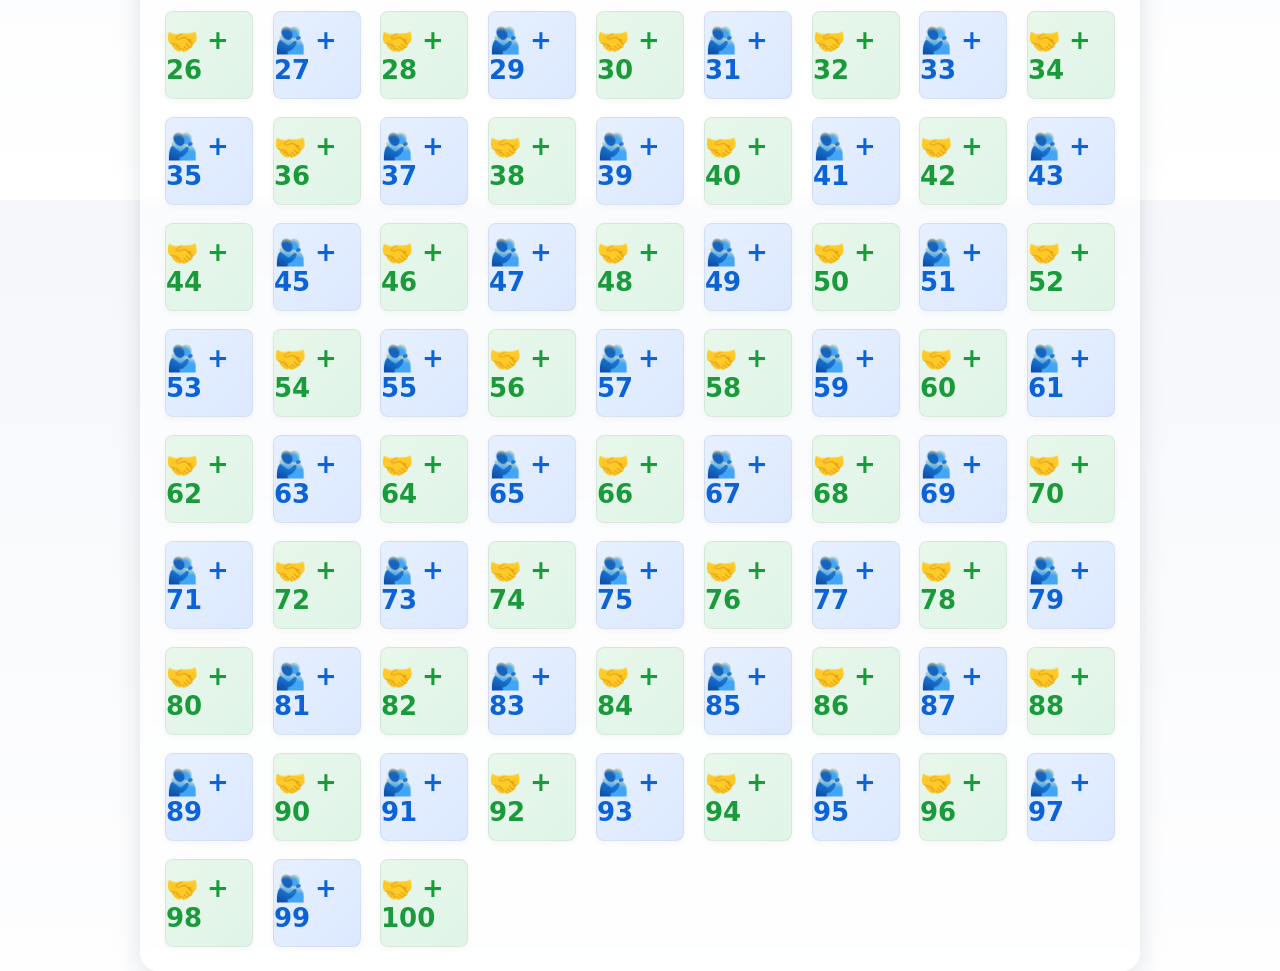
<file: 01-modulo-js-web-foundations/ejercicios/clase-3/bucles-avanzados/index.html>
<!DOCTYPE html>
<html lang="en">
<head>
    <meta charset="UTF-8">
    <meta name="viewport" content="width=device-width, initial-scale=1.0">
    <title>Cuadrados</title>
    <link rel="stylesheet" href="styles.css">
</head>
<body>
    <h1>Cuadrados</h1>
    <div id="container">

    </div>
    <script src="index.js"></script>
</body>
</html>
</file>
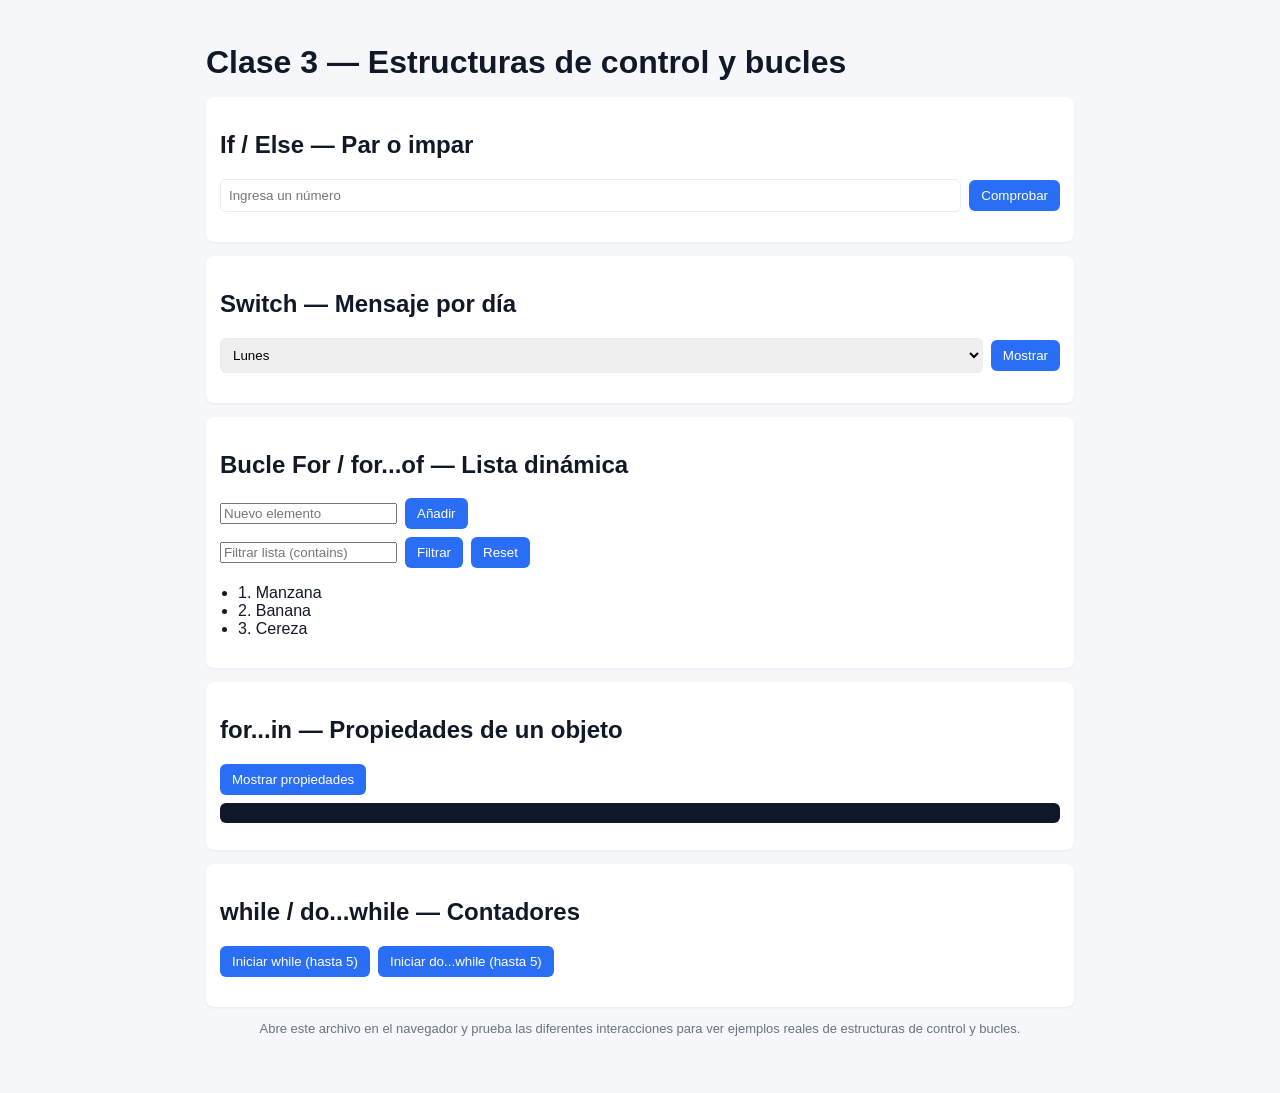
<file: 01-modulo-js-web-foundations/ejercicios/clase-3/pares-impares/index.html>
<!doctype html>
<html lang="es">
<head>
  <meta charset="utf-8" />
  <meta name="viewport" content="width=device-width, initial-scale=1" />
  <title>Clase 3 - Estructuras de control y bucles</title>
  <link rel="stylesheet" href="styles.css">
</head>
<body>
  <main class="container">
    <h1>Clase 3 — Estructuras de control y bucles</h1>

    <section class="card">
      <h2>If / Else — Par o impar</h2>
      <div class="row">
        <input id="numInput" type="number" placeholder="Ingresa un número" />
        <button id="checkBtn">Comprobar</button>
      </div>
      <p id="numResult" class="output"></p>
    </section>

    <section class="card">
      <h2>Switch — Mensaje por día</h2>
      <div class="row">
        <select id="daySelect">
          <option value="lunes">Lunes</option>
          <option value="martes">Martes</option>
          <option value="miercoles">Miércoles</option>
          <option value="jueves">Jueves</option>
          <option value="viernes">Viernes</option>
          <option value="sabado">Sábado</option>
          <option value="domingo">Domingo</option>
        </select>
        <button id="dayBtn">Mostrar</button>
      </div>
      <p id="dayResult" class="output"></p>
    </section>

    <section class="card">
      <h2>Bucle For / for...of — Lista dinámica</h2>
      <div class="row">
        <input id="itemInput" placeholder="Nuevo elemento" />
        <button id="addItemBtn">Añadir</button>
      </div>
      <div class="row">
        <input id="filterInput" placeholder="Filtrar lista (contains)" />
        <button id="filterBtn">Filtrar</button>
        <button id="resetFilterBtn">Reset</button>
      </div>
      <ul id="itemsList" class="list"></ul>
    </section>

    <section class="card">
      <h2>for...in — Propiedades de un objeto</h2>
      <button id="showObjBtn">Mostrar propiedades</button>
      <pre id="objOutput" class="output code"></pre>
    </section>

    <section class="card">
      <h2>while / do...while — Contadores</h2>
      <div class="row">
        <button id="startWhile">Iniciar while (hasta 5)</button>
        <button id="startDoWhile">Iniciar do...while (hasta 5)</button>
      </div>
      <p id="whileOutput" class="output"></p>
    </section>

    <footer>
      <p>Abre este archivo en el navegador y prueba las diferentes interacciones para ver ejemplos reales de estructuras de control y bucles.</p>
    </footer>
  </main>

  <script src="script.js"></script>
</body>
</html>
</file>
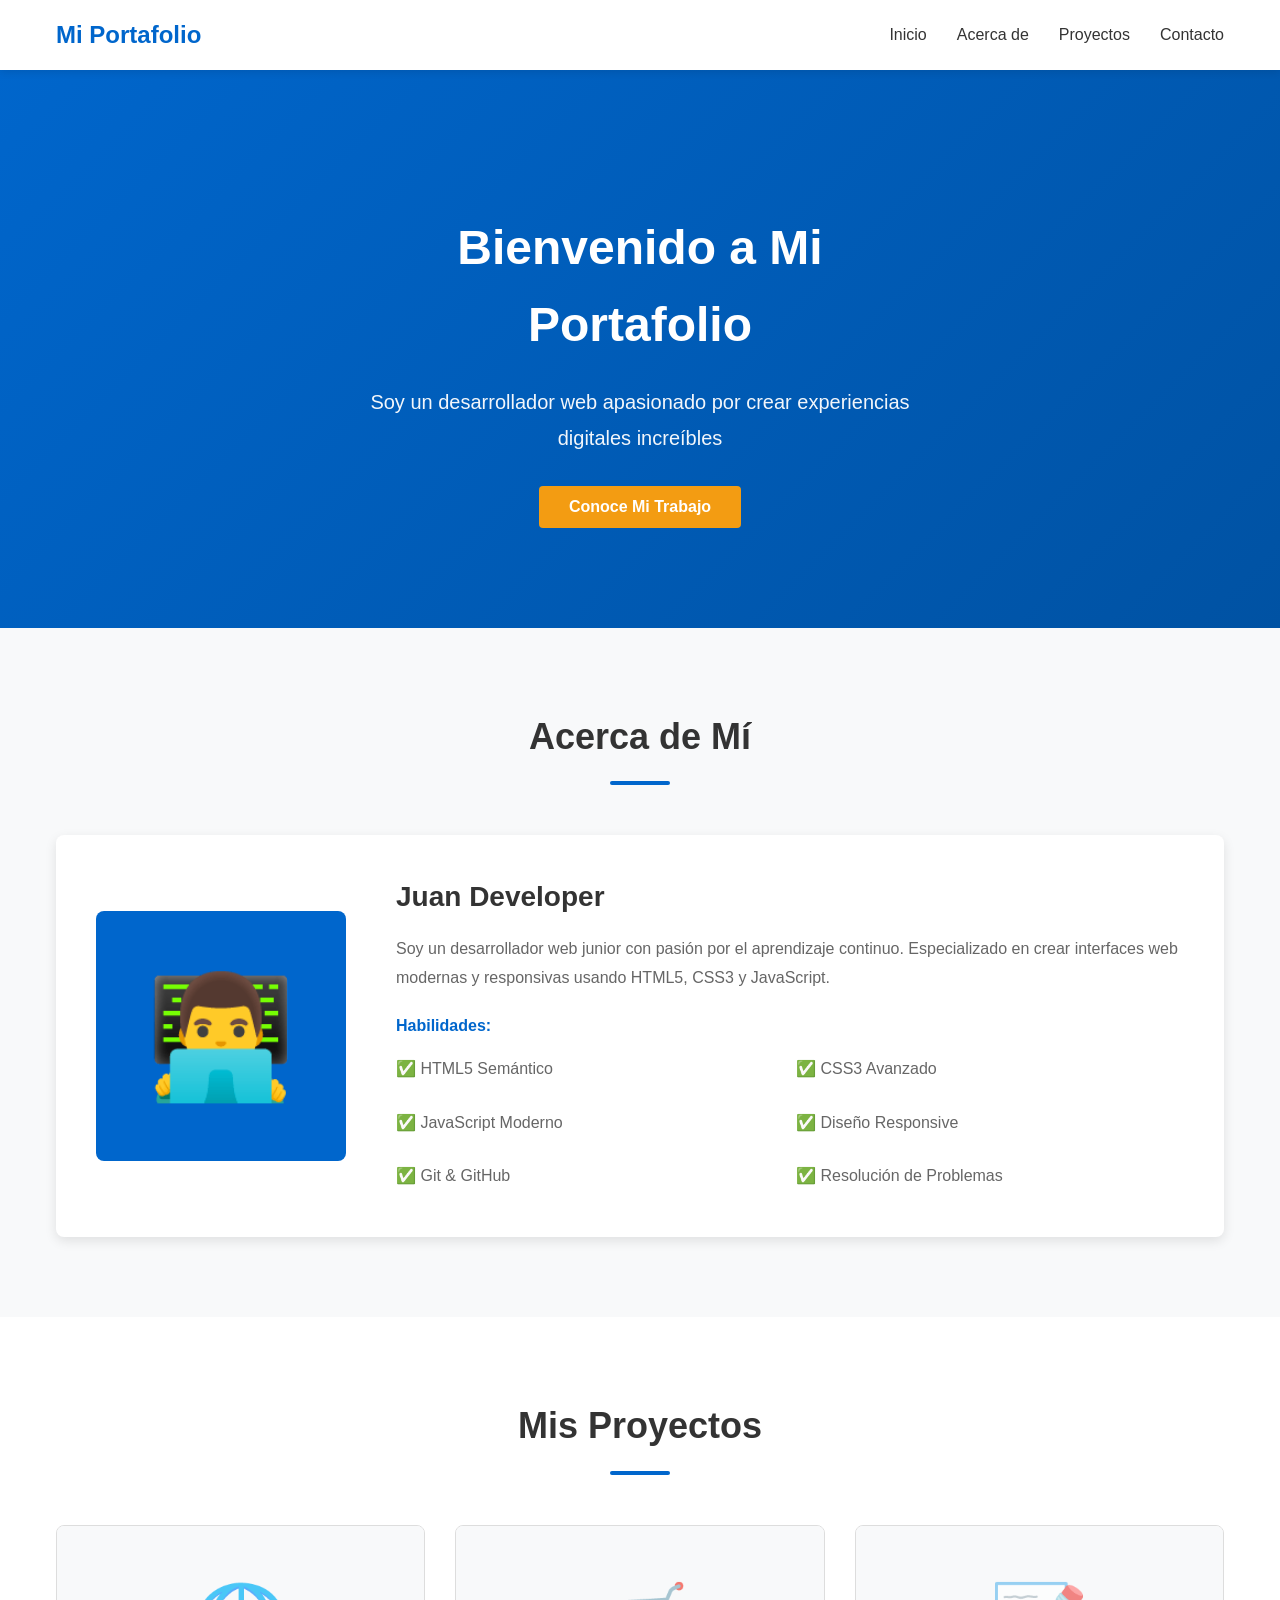
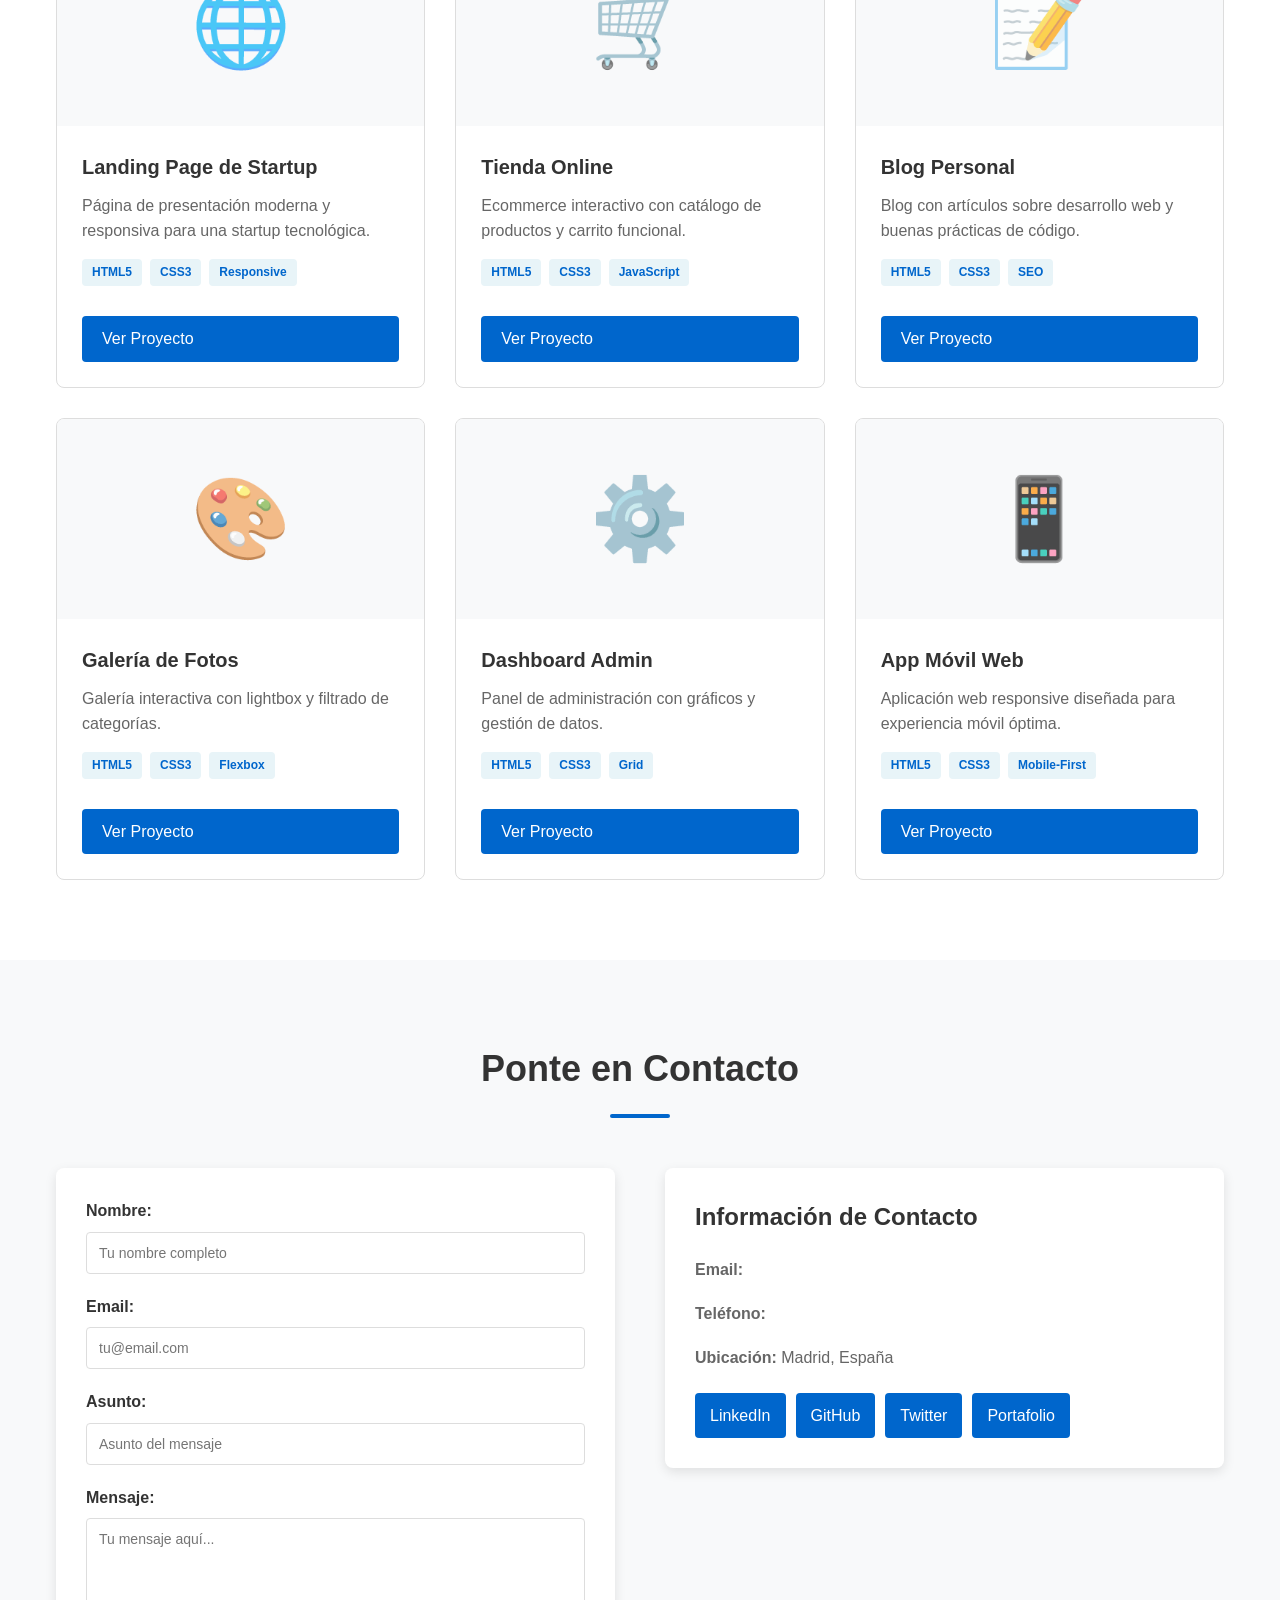
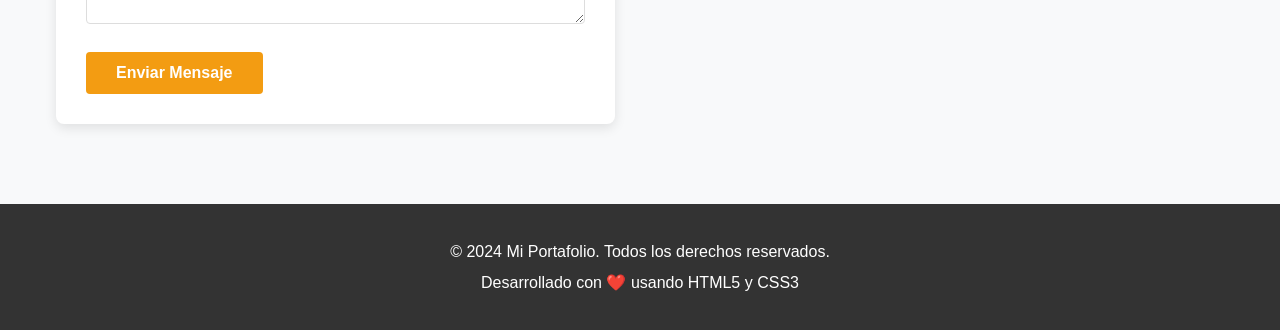
<file: 01-modulo-js-web-foundations/ejercicios/clase-4/portafolio-simple/index.html>
<!DOCTYPE html>
<html lang="es">
<head>
    <meta charset="UTF-8">
    <meta name="viewport" content="width=device-width, initial-scale=1.0">
    <title>Mi Portafolio - Desarrollador Web</title>
    <link rel="stylesheet" href="styles.css">
</head>
<body>
    <!-- NAVEGACIÓN -->
    <nav class="navbar">
        <div class="navbar-contenedor">
            <h1 class="logo">Mi Portafolio</h1>
            <ul class="menu">
                <li><a href="#inicio">Inicio</a></li>
                <li><a href="#acerca">Acerca de</a></li>
                <li><a href="#proyectos">Proyectos</a></li>
                <li><a href="#contacto">Contacto</a></li>
            </ul>
        </div>
    </nav>

    <!-- SECCIÓN HERO -->
    <header id="inicio" class="hero">
        <div class="hero-contenido">
            <h2 class="hero-titulo">Bienvenido a Mi Portafolio</h2>
            <p class="hero-subtitulo">Soy un desarrollador web apasionado por crear experiencias digitales increíbles</p>
            <button class="boton-principal">Conoce Mi Trabajo</button>
        </div>
    </header>

    <!-- SECCIÓN ACERCA DE -->
    <section id="acerca" class="seccion-acerca">
        <div class="contenedor">
            <h2 class="titulo-seccion">Acerca de Mí</h2>
            
            <div class="tarjeta-acerca">
                <div class="imagen-perfil">
                    <div class="placeholder-imagen">👨‍💻</div>
                </div>
                <div class="texto-acerca">
                    <h3>Juan Developer</h3>
                    <p>Soy un desarrollador web junior con pasión por el aprendizaje continuo. Especializado en crear interfaces web modernas y responsivas usando HTML5, CSS3 y JavaScript.</p>
                    
                    <h4>Habilidades:</h4>
                    <ul class="lista-habilidades">
                        <li>✅ HTML5 Semántico</li>
                        <li>✅ CSS3 Avanzado</li>
                        <li>✅ JavaScript Moderno</li>
                        <li>✅ Diseño Responsive</li>
                        <li>✅ Git & GitHub</li>
                        <li>✅ Resolución de Problemas</li>
                    </ul>
                </div>
            </div>
        </div>
    </section>

    <!-- SECCIÓN PROYECTOS -->
    <section id="proyectos" class="seccion-proyectos">
        <div class="contenedor">
            <h2 class="titulo-seccion">Mis Proyectos</h2>
            
            <div class="galeria-proyectos">
                <!-- Proyecto 1 -->
                <article class="tarjeta-proyecto">
                    <div class="proyecto-imagen">
                        <div class="placeholder-proyecto">🌐</div>
                    </div>
                    <div class="proyecto-contenido">
                        <h3 class="proyecto-titulo">Landing Page de Startup</h3>
                        <p class="proyecto-descripcion">Página de presentación moderna y responsiva para una startup tecnológica.</p>
                        <div class="proyecto-tags">
                            <span class="tag">HTML5</span>
                            <span class="tag">CSS3</span>
                            <span class="tag">Responsive</span>
                        </div>
                        <a href="#" class="boton-secundario">Ver Proyecto</a>
                    </div>
                </article>

                <!-- Proyecto 2 -->
                <article class="tarjeta-proyecto">
                    <div class="proyecto-imagen">
                        <div class="placeholder-proyecto">🛒</div>
                    </div>
                    <div class="proyecto-contenido">
                        <h3 class="proyecto-titulo">Tienda Online</h3>
                        <p class="proyecto-descripcion">Ecommerce interactivo con catálogo de productos y carrito funcional.</p>
                        <div class="proyecto-tags">
                            <span class="tag">HTML5</span>
                            <span class="tag">CSS3</span>
                            <span class="tag">JavaScript</span>
                        </div>
                        <a href="#" class="boton-secundario">Ver Proyecto</a>
                    </div>
                </article>

                <!-- Proyecto 3 -->
                <article class="tarjeta-proyecto">
                    <div class="proyecto-imagen">
                        <div class="placeholder-proyecto">📝</div>
                    </div>
                    <div class="proyecto-contenido">
                        <h3 class="proyecto-titulo">Blog Personal</h3>
                        <p class="proyecto-descripcion">Blog con artículos sobre desarrollo web y buenas prácticas de código.</p>
                        <div class="proyecto-tags">
                            <span class="tag">HTML5</span>
                            <span class="tag">CSS3</span>
                            <span class="tag">SEO</span>
                        </div>
                        <a href="#" class="boton-secundario">Ver Proyecto</a>
                    </div>
                </article>

                <!-- Proyecto 4 -->
                <article class="tarjeta-proyecto">
                    <div class="proyecto-imagen">
                        <div class="placeholder-proyecto">🎨</div>
                    </div>
                    <div class="proyecto-contenido">
                        <h3 class="proyecto-titulo">Galería de Fotos</h3>
                        <p class="proyecto-descripcion">Galería interactiva con lightbox y filtrado de categorías.</p>
                        <div class="proyecto-tags">
                            <span class="tag">HTML5</span>
                            <span class="tag">CSS3</span>
                            <span class="tag">Flexbox</span>
                        </div>
                        <a href="#" class="boton-secundario">Ver Proyecto</a>
                    </div>
                </article>

                <!-- Proyecto 5 -->
                <article class="tarjeta-proyecto">
                    <div class="proyecto-imagen">
                        <div class="placeholder-proyecto">⚙️</div>
                    </div>
                    <div class="proyecto-contenido">
                        <h3 class="proyecto-titulo">Dashboard Admin</h3>
                        <p class="proyecto-descripcion">Panel de administración con gráficos y gestión de datos.</p>
                        <div class="proyecto-tags">
                            <span class="tag">HTML5</span>
                            <span class="tag">CSS3</span>
                            <span class="tag">Grid</span>
                        </div>
                        <a href="#" class="boton-secundario">Ver Proyecto</a>
                    </div>
                </article>

                <!-- Proyecto 6 -->
                <article class="tarjeta-proyecto">
                    <div class="proyecto-imagen">
                        <div class="placeholder-proyecto">📱</div>
                    </div>
                    <div class="proyecto-contenido">
                        <h3 class="proyecto-titulo">App Móvil Web</h3>
                        <p class="proyecto-descripcion">Aplicación web responsive diseñada para experiencia móvil óptima.</p>
                        <div class="proyecto-tags">
                            <span class="tag">HTML5</span>
                            <span class="tag">CSS3</span>
                            <span class="tag">Mobile-First</span>
                        </div>
                        <a href="#" class="boton-secundario">Ver Proyecto</a>
                    </div>
                </article>
            </div>
        </div>
    </section>

    <!-- SECCIÓN CONTACTO -->
    <section id="contacto" class="seccion-contacto">
        <div class="contenedor">
            <h2 class="titulo-seccion">Ponte en Contacto</h2>
            
            <div class="contacto-contenido">
                <form class="formulario-contacto">
                    <div class="grupo-formulario">
                        <label for="nombre">Nombre:</label>
                        <input type="text" id="nombre" name="nombre" placeholder="Tu nombre completo" required>
                    </div>

                    <div class="grupo-formulario">
                        <label for="email">Email:</label>
                        <input type="email" id="email" name="email" placeholder="tu@email.com" required>
                    </div>

                    <div class="grupo-formulario">
                        <label for="asunto">Asunto:</label>
                        <input type="text" id="asunto" name="asunto" placeholder="Asunto del mensaje" required>
                    </div>

                    <div class="grupo-formulario">
                        <label for="mensaje">Mensaje:</label>
                        <textarea id="mensaje" name="mensaje" rows="5" placeholder="Tu mensaje aquí..." required></textarea>
                    </div>

                    <button type="submit" class="boton-principal">Enviar Mensaje</button>
                </form>

                <div class="info-contacto">
                    <h3>Información de Contacto</h3>
                    <p><strong>Email:</strong> <a href="mailto:juan@ejemplo.com">juan@ejemplo.com</a></p>
                    <p><strong>Teléfono:</strong> <a href="tel:+34600000000">+34 600 000 000</a></p>
                    <p><strong>Ubicación:</strong> Madrid, España</p>
                    
                    <div class="redes-sociales">
                        <a href="#" class="red-social">LinkedIn</a>
                        <a href="#" class="red-social">GitHub</a>
                        <a href="#" class="red-social">Twitter</a>
                        <a href="#" class="red-social">Portafolio</a>
                    </div>
                </div>
            </div>
        </div>
    </section>

    <!-- FOOTER -->
    <footer class="footer">
        <div class="contenedor">
            <p>&copy; 2024 Mi Portafolio. Todos los derechos reservados.</p>
            <p>Desarrollado con ❤️ usando HTML5 y CSS3</p>
        </div>
    </footer>
</body>
</html>
</file>
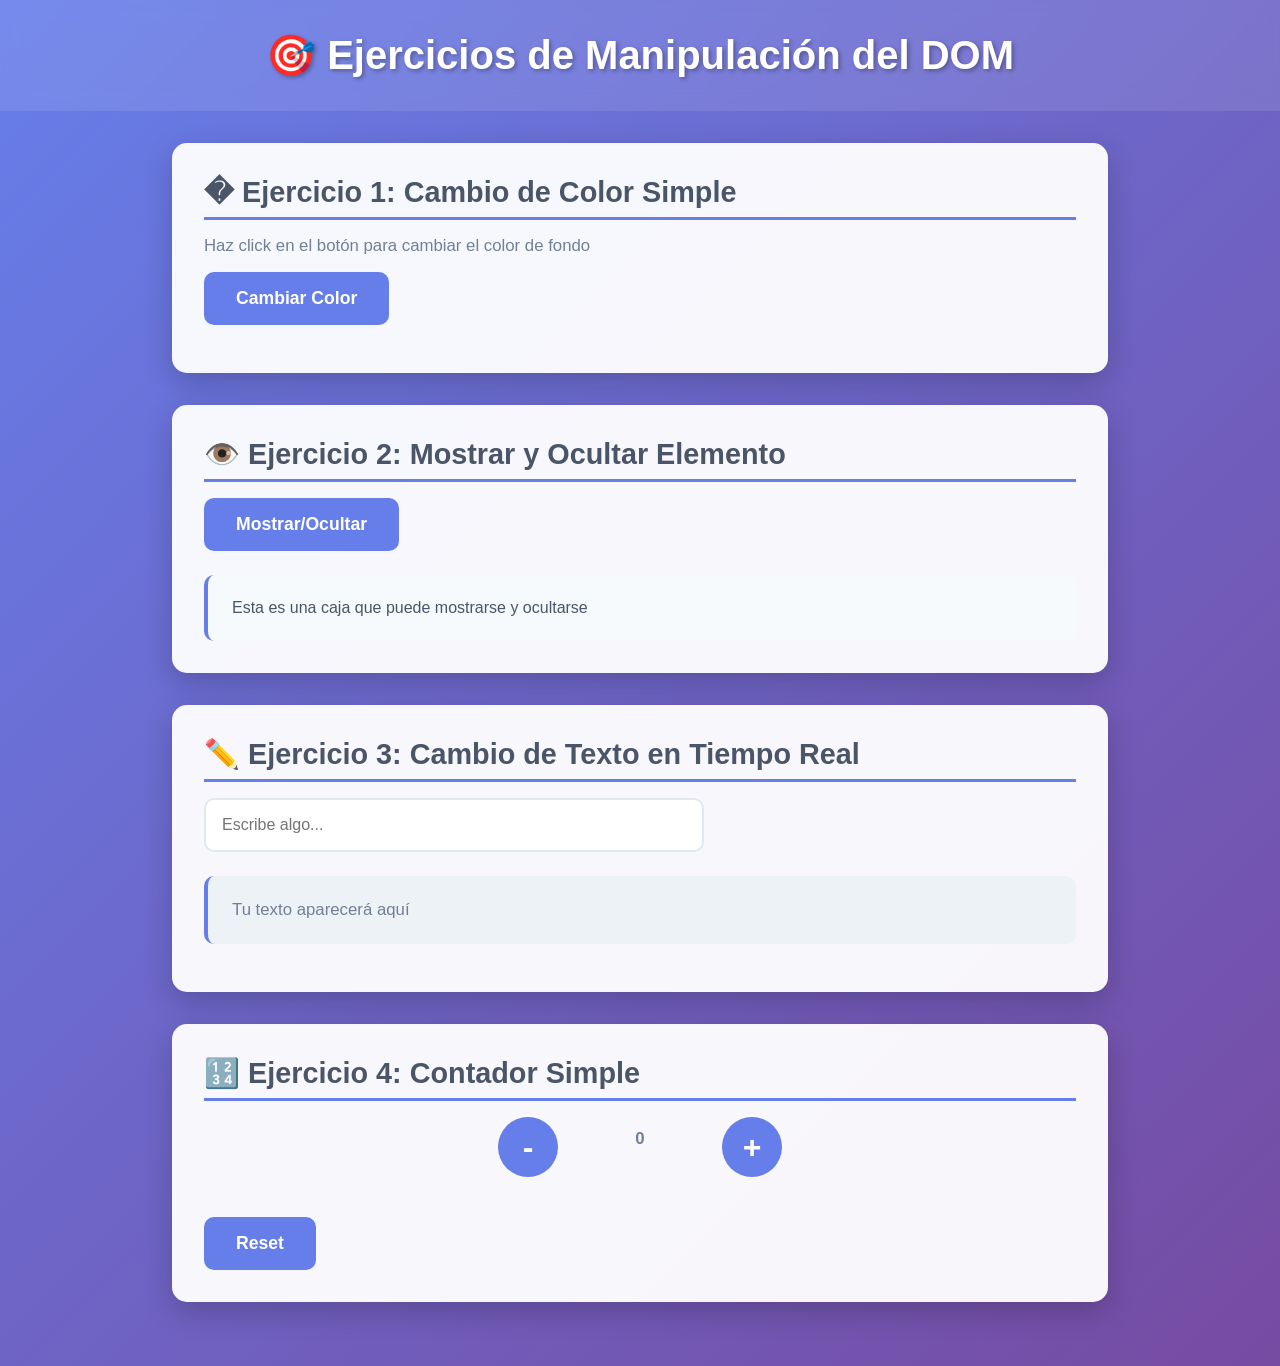
<file: 01-modulo-js-web-foundations/ejercicios/clase-5/interactividad-dom/index.html>
<!DOCTYPE html>
<html lang="es">
<head>
    <meta charset="UTF-8">
    <meta name="viewport" content="width=device-width, initial-scale=1.0">
    <title>Ejercicios DOM - Clase 5</title>
    <link rel="stylesheet" href="styles.css">
</head>
<body>
    <header>
        <h1>🎯 Ejercicios de Manipulación del DOM</h1>
    </header>

    <main>
        <!-- Ejercicio 1: Cambio de Color Simple -->
        <section class="ejercicio">
            <h2>� Ejercicio 1: Cambio de Color Simple</h2>
            <p>Haz click en el botón para cambiar el color de fondo</p>
            <button id="btn-color" class="btn-principal">Cambiar Color</button>
            <p id="color-actual" style="margin-top: 1rem; font-weight: bold;"></p>
        </section>

        <!-- Ejercicio 2: Mostrar y Ocultar Elemento -->
        <section class="ejercicio">
            <h2>👁️ Ejercicio 2: Mostrar y Ocultar Elemento</h2>
            <button id="btn-toggle" class="btn-principal">Mostrar/Ocultar</button>
            <div id="caja-oculta" class="caja-contenido">
                Esta es una caja que puede mostrarse y ocultarse
            </div>
        </section>

        <!-- Ejercicio 3: Cambio de Texto Dinámico -->
        <section class="ejercicio">
            <h2>✏️ Ejercicio 3: Cambio de Texto en Tiempo Real</h2>
            <input type="text" id="input-texto" class="input-texto" placeholder="Escribe algo...">
            <p id="texto-dinamico" class="texto-dinamico">Tu texto aparecerá aquí</p>
        </section>

        <!-- Ejercicio 4: Contador Simple -->
        <section class="ejercicio">
            <h2>🔢 Ejercicio 4: Contador Simple</h2>
            <div class="contador-container">
                <button id="btn-disminuir" class="btn-contador">-</button>
                <p id="numero-contador" class="numero-grande">0</p>
                <button id="btn-aumentar" class="btn-contador">+</button>
            </div>
            <button id="btn-reset" class="btn-principal" style="margin-top: 1rem;">Reset</button>
        </section>
    </main>

    <script src="script.js"></script>
</body>
</html>
</file>
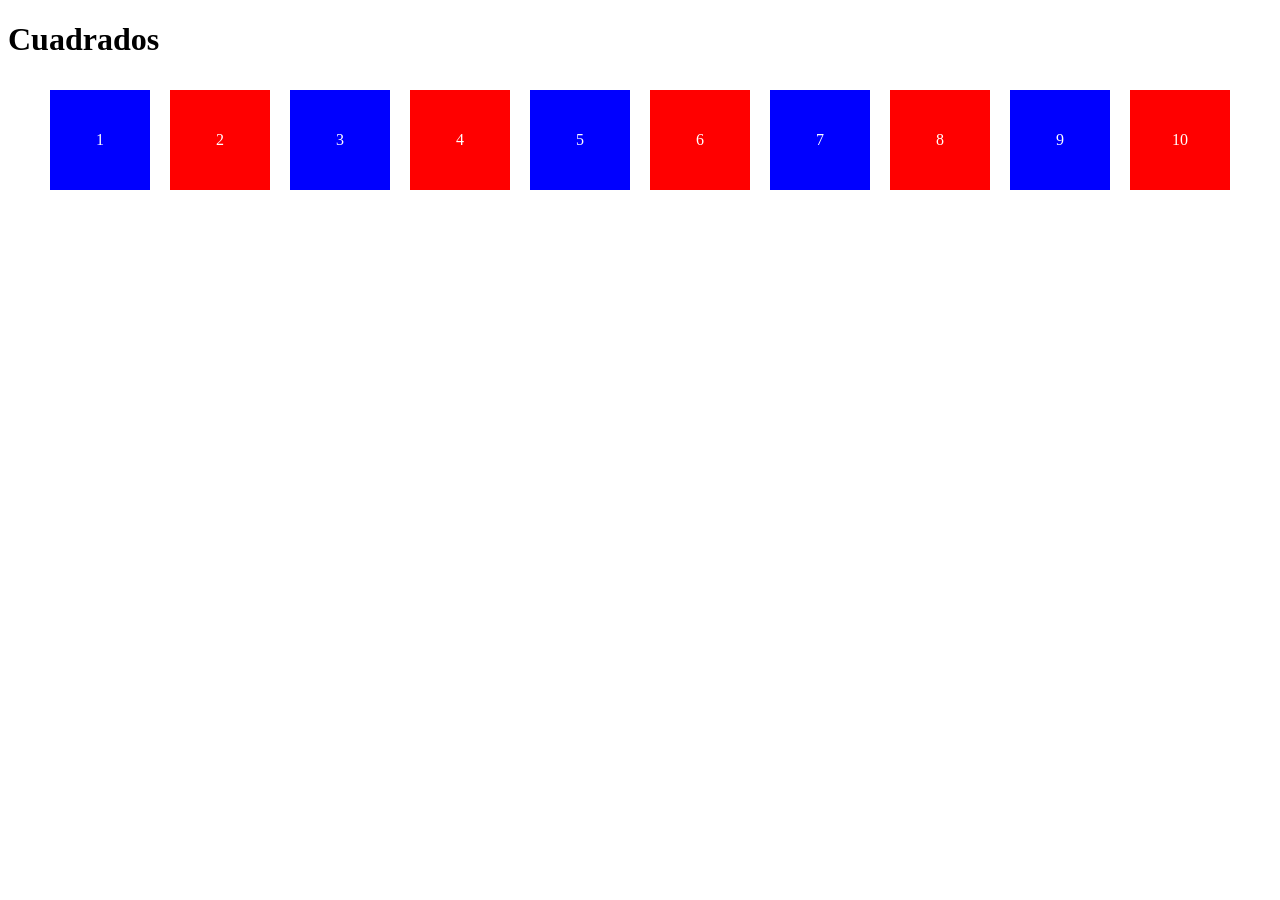
<file: 01-modulo-js-web-foundations/ejercicios/clase-3/cuadrados/cuadrados/index.html>
<!DOCTYPE html>
<html lang="en">
<head>
    <meta charset="UTF-8">
    <meta name="viewport" content="width=device-width, initial-scale=1.0">
    <title>Document</title>
    <link rel="stylesheet" href="./index.css">
</head>
<body>

    <h1>Cuadrados</h1>
    <div id="container" class="container-squares">

    </div>
    <script src="./script.js"></script>
</body>
</html>
</file>
<file: 01-modulo-js-web-foundations/ejercicios/clase-1/verificacion-entorno/styles.css>
/* ============================================
   RESET Y CONFIGURACIÓN GLOBAL
   ============================================ */

* {
    margin: 0;
    padding: 0;
    box-sizing: border-box;
}

:root {
    /* Colores */
    --color-primario: #0066cc;
    --color-primario-oscuro: #0052a3;
    --color-exito: #10b981;
    --color-advertencia: #f59e0b;
    --color-peligro: #ef4444;
    --color-info: #3b82f6;
    --color-texto: #1f2937;
    --color-texto-claro: #6b7280;
    --color-fondo: #f9fafb;
    --color-blanco: #ffffff;
    --color-borde: #e5e7eb;
    --color-sombra: rgba(0, 0, 0, 0.1);
    
    /* Espaciado */
    --espaciado: 16px;
    --espaciado-doble: 32px;
}

html {
    scroll-behavior: smooth;
}

body {
    font-family: -apple-system, BlinkMacSystemFont, 'Segoe UI', Roboto, 'Helvetica Neue', Arial, sans-serif;
    color: var(--color-texto);
    background-color: var(--color-fondo);
    line-height: 1.6;
}

/* ============================================
   CONTENEDOR Y LAYOUT
   ============================================ */

.contenedor {
    max-width: 1000px;
    margin: 0 auto;
    padding: var(--espaciado);
}

/* ============================================
   HEADER
   ============================================ */

.header {
    background: linear-gradient(135deg, var(--color-primario) 0%, var(--color-primario-oscuro) 100%);
    color: white;
    padding: var(--espaciado-doble);
    border-radius: 8px;
    margin-bottom: var(--espaciado-doble);
    text-align: center;
}

.header h1 {
    font-size: 36px;
    margin-bottom: 10px;
}

.subtitulo {
    font-size: 16px;
    opacity: 0.95;
    margin-bottom: 25px;
}

.barra-progreso {
    background-color: rgba(255, 255, 255, 0.2);
    height: 8px;
    border-radius: 4px;
    overflow: hidden;
    margin-bottom: 10px;
}

.progreso {
    background-color: var(--color-exito);
    height: 100%;
    transition: width 0.5s ease;
}

.texto-progreso {
    font-size: 14px;
    opacity: 0.9;
}

/* ============================================
   TARJETAS
   ============================================ */

.tarjeta {
    background-color: var(--color-blanco);
    border-radius: 8px;
    padding: var(--espaciado-doble);
    margin-bottom: var(--espaciado-doble);
    box-shadow: 0 2px 8px var(--color-sombra);
    border: 1px solid var(--color-borde);
}

.tarjeta h2 {
    color: var(--color-primario);
    margin-bottom: 15px;
    font-size: 24px;
}

.tarjeta h3 {
    color: var(--color-texto);
    margin-top: 20px;
    margin-bottom: 10px;
    font-size: 18px;
}

/* ============================================
   INTRODUCCIÓN
   ============================================ */

.introduccion {
    background: linear-gradient(135deg, rgba(16, 185, 129, 0.1), rgba(59, 130, 246, 0.1));
    border-left: 4px solid var(--color-exito);
}

.introduccion ol {
    margin-left: 20px;
    margin-top: 15px;
}

.introduccion li {
    margin: 10px 0;
    color: var(--color-texto-claro);
}

.consejo {
    background-color: #fef3c7;
    padding: 12px;
    border-radius: 6px;
    margin-top: 15px;
    border-left: 4px solid var(--color-advertencia);
}

/* ============================================
   SECCIONES DE HERRAMIENTAS
   ============================================ */

.seccion-herramienta {
    border-left: 4px solid var(--color-primario);
}

.encabezado-herramienta {
    display: flex;
    justify-content: space-between;
    align-items: center;
    margin-bottom: 20px;
    padding-bottom: 15px;
    border-bottom: 2px solid var(--color-borde);
}

.encabezado-herramienta h2 {
    margin: 0;
}

.badge {
    display: inline-block;
    padding: 4px 12px;
    border-radius: 20px;
    font-size: 12px;
    font-weight: 600;
}

.badge-critico {
    background-color: #fee2e2;
    color: #991b1b;
}

.badge-importante {
    background-color: #fef3c7;
    color: #92400e;
}

.badge-recomendado {
    background-color: #dcfce7;
    color: #166534;
}

.descripcion {
    color: var(--color-texto-claro);
    margin-bottom: 20px;
    font-style: italic;
}

.paso {
    margin: 25px 0;
    padding: 20px;
    background-color: var(--color-fondo);
    border-radius: 6px;
    border-left: 3px solid var(--color-info);
}

.paso ol,
.paso ul {
    margin-left: 20px;
    margin-top: 10px;
}

.paso li {
    margin: 8px 0;
    color: var(--color-texto-claro);
}

.paso a {
    color: var(--color-primario);
    text-decoration: none;
    font-weight: 600;
}

.paso a:hover {
    text-decoration: underline;
}

.paso code {
    background-color: #f3f4f6;
    padding: 2px 6px;
    border-radius: 3px;
    font-family: 'Courier New', monospace;
    color: var(--color-primario);
}

/* ============================================
   BLOQUES DE CÓDIGO
   ============================================ */

.codigo-bloque {
    background-color: #1f2937;
    color: #10b981;
    padding: 15px;
    border-radius: 6px;
    margin: 15px 0;
    display: flex;
    justify-content: space-between;
    align-items: center;
    font-family: 'Courier New', monospace;
    font-size: 14px;
    overflow-x: auto;
}

.codigo-bloque code {
    color: #10b981;
    background: none;
    padding: 0;
    margin: 0;
    flex: 1;
}

.boton-copiar {
    background-color: var(--color-primario);
    color: white;
    border: none;
    padding: 6px 12px;
    border-radius: 4px;
    cursor: pointer;
    font-size: 12px;
    margin-left: 10px;
    transition: all 0.3s ease;
    white-space: nowrap;
}

.boton-copiar:hover {
    background-color: var(--color-primario-oscuro);
    transform: scale(1.05);
}

.boton-copiar:active {
    transform: scale(0.95);
}

.resultado-esperado {
    background-color: #f0fdf4;
    border-left: 3px solid var(--color-exito);
    padding: 10px 12px;
    border-radius: 4px;
    color: #166534;
    font-size: 14px;
    margin: 10px 0;
}

/* ============================================
   CHECKLIST
   ============================================ */

.checklist-item {
    display: flex;
    align-items: center;
    gap: 12px;
    margin-top: 20px;
    padding: 15px;
    background-color: var(--color-fondo);
    border-radius: 6px;
    border: 2px solid var(--color-borde);
    transition: all 0.3s ease;
}

.checklist-item input[type="checkbox"] {
    width: 20px;
    height: 20px;
    cursor: pointer;
    accent-color: var(--color-exito);
}

.checklist-item label {
    cursor: pointer;
    flex: 1;
    margin: 0;
    font-weight: 500;
}

.checklist-item input[type="checkbox"]:checked + label {
    color: var(--color-exito);
    text-decoration: line-through;
}

.checklist-item input[type="checkbox"]:checked ~ {
    background-color: rgba(16, 185, 129, 0.1);
    border-color: var(--color-exito);
}

/* ============================================
   SECCIÓN FINAL
   ============================================ */

.seccion-final {
    background: linear-gradient(135deg, rgba(16, 185, 129, 0.15), rgba(59, 130, 246, 0.15));
    border: 2px solid var(--color-exito);
    border-left: 4px solid var(--color-exito);
}

.texto-exito {
    font-size: 18px;
    color: var(--color-exito);
    font-weight: 600;
    margin-bottom: 20px;
}

.resumen-instalaciones {
    background-color: var(--color-blanco);
    padding: 20px;
    border-radius: 6px;
    margin: 20px 0;
    border: 1px solid var(--color-borde);
}

.resumen-instalaciones h3,
.proximo-paso h3 {
    color: var(--color-primario);
    margin-bottom: 15px;
}

.resumen-instalaciones ul,
.proximo-paso ol {
    margin-left: 20px;
}

.resumen-instalaciones li,
.proximo-paso li {
    margin: 10px 0;
    color: var(--color-texto-claro);
}

.proximo-paso {
    background-color: var(--color-blanco);
    padding: 20px;
    border-radius: 6px;
    margin: 20px 0;
    border: 1px solid var(--color-borde);
}

.box-importante {
    background-color: #fef3c7;
    padding: 15px;
    border-radius: 6px;
    border-left: 4px solid var(--color-advertencia);
    margin-top: 20px;
}

/* ============================================
   MAIN CONTENT
   ============================================ */

.main-content {
    min-height: 60vh;
}

/* ============================================
   FOOTER
   ============================================ */

.footer {
    background-color: var(--color-texto);
    color: white;
    text-align: center;
    padding: var(--espaciado-doble);
    border-top: 3px solid var(--color-primario);
    margin-top: var(--espaciado-doble);
}

.footer p {
    margin: 5px 0;
}

/* ============================================
   RESPONSIVE
   ============================================ */

@media (max-width: 768px) {
    .header h1 {
        font-size: 28px;
    }
    
    .header {
        padding: var(--espaciado);
    }
    
    .tarjeta {
        padding: var(--espaciado);
    }
    
    .encabezado-herramienta {
        flex-direction: column;
        align-items: flex-start;
        gap: 10px;
    }
    
    .codigo-bloque {
        flex-direction: column;
        align-items: flex-start;
    }
    
    .boton-copiar {
        margin-left: 0;
        margin-top: 10px;
        width: 100%;
    }
}

@media (max-width: 480px) {
    .contenedor {
        padding: 10px;
    }
    
    .header h1 {
        font-size: 24px;
    }
    
    .header {
        padding: var(--espaciado);
        margin-bottom: var(--espaciado);
    }
    
    .subtitulo {
        font-size: 14px;
    }
    
    .tarjeta {
        padding: var(--espaciado);
        margin-bottom: var(--espaciado);
    }
    
    .tarjeta h2 {
        font-size: 20px;
    }
    
    .tarjeta h3 {
        font-size: 16px;
    }
    
    .badge {
        font-size: 11px;
        padding: 3px 8px;
    }
    
    .paso {
        padding: 15px;
        margin: 15px 0;
    }
}
</file>
<file: 01-modulo-js-web-foundations/ejercicios/clase-2/calculadora-imc/styles.css>
/* ============================================
   RESET Y CONFIGURACIÓN GLOBAL
   ============================================ */

* {
    margin: 0;
    padding: 0;
    box-sizing: border-box;
}

:root {
    /* Colores principales */
    --color-primario: #2563eb;
    --color-primario-oscuro: #1e40af;
    --color-secundario: #10b981;
    --color-advertencia: #f59e0b;
    --color-peligro: #ef4444;
    --color-texto: #1f2937;
    --color-texto-claro: #6b7280;
    --color-fondo: #f9fafb;
    --color-blanco: #ffffff;
    --color-borde: #e5e7eb;
    --color-sombra: rgba(0, 0, 0, 0.1);
    
    /* Tamaños */
    --espaciado: 16px;
    --espaciado-doble: 32px;
}

html {
    scroll-behavior: smooth;
}

body {
    font-family: -apple-system, BlinkMacSystemFont, 'Segoe UI', Roboto, 'Helvetica Neue', Arial, sans-serif;
    color: var(--color-texto);
    background-color: var(--color-fondo);
    line-height: 1.6;
}

/* ============================================
   CONTENEDOR PRINCIPAL
   ============================================ */

.contenedor {
    max-width: 1000px;
    margin: 0 auto;
    padding: var(--espaciado);
}

/* ============================================
   HEADER
   ============================================ */

.header {
    text-align: center;
    padding: var(--espaciado-doble) 0;
    border-bottom: 3px solid var(--color-primario);
    margin-bottom: var(--espaciado-doble);
}

.header h1 {
    font-size: 36px;
    color: var(--color-primario);
    margin-bottom: 10px;
}

.subtitulo {
    font-size: 16px;
    color: var(--color-texto-claro);
    font-style: italic;
}

/* ============================================
   TARJETAS
   ============================================ */

.tarjeta {
    background-color: var(--color-blanco);
    border-radius: 8px;
    padding: var(--espaciado-doble);
    margin-bottom: var(--espaciado-doble);
    box-shadow: 0 2px 8px var(--color-sombra);
    border: 1px solid var(--color-borde);
}

.tarjeta h2 {
    font-size: 24px;
    color: var(--color-texto);
    margin-bottom: 20px;
    border-bottom: 2px solid var(--color-primario);
    padding-bottom: 10px;
}

.tarjeta h3 {
    color: var(--color-texto);
    margin: 20px 0 10px 0;
    font-size: 18px;
}

/* ============================================
   FORMULARIO
   ============================================ */

.formulario-grupo {
    margin-bottom: 20px;
}

.formulario-grupo label {
    display: block;
    font-weight: 600;
    color: var(--color-texto);
    margin-bottom: 8px;
}

.formulario-grupo input {
    width: 100%;
    padding: 12px;
    border: 2px solid var(--color-borde);
    border-radius: 6px;
    font-size: 16px;
    transition: all 0.3s ease;
}

.formulario-grupo input:focus {
    outline: none;
    border-color: var(--color-primario);
    box-shadow: 0 0 0 3px rgba(37, 99, 235, 0.1);
}

.validacion {
    display: block;
    font-size: 14px;
    color: var(--color-peligro);
    margin-top: 5px;
    height: 20px;
}

.validacion.error {
    display: block;
}

/* ============================================
   BOTONES
   ============================================ */

.boton-calcular,
.boton-secundario {
    padding: 12px 30px;
    font-size: 16px;
    border: none;
    border-radius: 6px;
    cursor: pointer;
    font-weight: 600;
    transition: all 0.3s ease;
    display: inline-block;
    text-decoration: none;
}

.boton-calcular {
    width: 100%;
    background-color: var(--color-primario);
    color: white;
    margin-top: 10px;
}

.boton-calcular:hover {
    background-color: var(--color-primario-oscuro);
    transform: translateY(-2px);
    box-shadow: 0 4px 12px rgba(37, 99, 235, 0.3);
}

.boton-calcular:active {
    transform: scale(0.98);
}

.boton-secundario {
    background-color: var(--color-secundario);
    color: white;
    width: 100%;
    margin-top: 20px;
}

.boton-secundario:hover {
    background-color: #059669;
    transform: translateY(-2px);
}

button {
    cursor: pointer;
}

/* ============================================
   SECCIÓN DE RESULTADO
   ============================================ */

.resultado-contenido {
    text-align: center;
}

.imc-valor {
    font-size: 48px;
    font-weight: bold;
    color: var(--color-primario);
    margin: 20px 0;
}

.imc-categoria {
    font-size: 28px;
    font-weight: 600;
    color: var(--color-secundario);
    margin: 15px 0;
    padding: 15px;
    background-color: rgba(16, 185, 129, 0.1);
    border-radius: 6px;
}

.detalles-resultado {
    text-align: left;
    margin: 25px 0;
    padding: 20px;
    background-color: var(--color-fondo);
    border-radius: 6px;
    border-left: 4px solid var(--color-primario);
}

.detalles-resultado p {
    margin: 10px 0;
    font-size: 16px;
}

.detalles-resultado strong {
    color: var(--color-primario);
}

/* ============================================
   TABLA DE CATEGORÍAS
   ============================================ */

.tabla-categorias {
    width: 100%;
    border-collapse: collapse;
    margin-top: 15px;
}

.tabla-categorias th,
.tabla-categorias td {
    padding: 12px;
    text-align: left;
    border-bottom: 1px solid var(--color-borde);
}

.tabla-categorias th {
    background-color: var(--color-primario);
    color: white;
    font-weight: 600;
}

.tabla-categorias tr:hover {
    background-color: var(--color-fondo);
}

.categoria-bajo {
    border-left: 4px solid #3b82f6;
}

.categoria-normal {
    border-left: 4px solid #10b981;
}

.categoria-sobrepeso {
    border-left: 4px solid #f59e0b;
}

.categoria-obeso {
    border-left: 4px solid #ef4444;
}

/* ============================================
   DIAGRAMA EPS
   ============================================ */

.eps-diagrama {
    display: flex;
    justify-content: center;
    align-items: center;
    gap: 10px;
    flex-wrap: wrap;
    margin: 30px 0;
    padding: 20px;
    background-color: var(--color-fondo);
    border-radius: 6px;
}

.eps-paso {
    flex: 1;
    min-width: 150px;
    background-color: white;
    border: 2px solid var(--color-primario);
    border-radius: 8px;
    padding: 15px;
    text-align: center;
}

.eps-titulo {
    font-weight: 700;
    color: var(--color-primario);
    margin-bottom: 10px;
    font-size: 14px;
}

.eps-contenido {
    font-size: 13px;
    color: var(--color-texto-claro);
}

.eps-contenido p {
    margin: 5px 0;
}

.eps-flecha {
    font-size: 24px;
    color: var(--color-primario);
    font-weight: bold;
}

.formula-detallada {
    margin-top: 25px;
    padding: 20px;
    background-color: #f0f9ff;
    border-left: 4px solid var(--color-primario);
    border-radius: 6px;
}

.formula-detallada code {
    display: block;
    background-color: white;
    padding: 12px;
    border-radius: 4px;
    margin: 10px 0;
    font-family: 'Courier New', monospace;
    color: var(--color-primario);
    font-weight: 600;
}

.ejemplo {
    margin-top: 15px;
    color: var(--color-texto);
}

.calculo {
    margin-top: 5px;
    color: var(--color-secundario);
    font-weight: 600;
    font-family: 'Courier New', monospace;
}

/* ============================================
   TIPOS DE DATOS
   ============================================ */

.tipos-grid {
    display: grid;
    grid-template-columns: repeat(auto-fit, minmax(200px, 1fr));
    gap: 20px;
    margin: 20px 0;
}

.tipo-item {
    background-color: var(--color-fondo);
    border: 2px solid var(--color-borde);
    border-radius: 8px;
    padding: 20px;
    text-align: center;
}

.tipo-nombre {
    font-weight: 700;
    color: var(--color-primario);
    font-size: 18px;
    margin-bottom: 10px;
}

.tipo-ejemplo {
    background-color: white;
    padding: 10px;
    border-radius: 4px;
    font-family: 'Courier New', monospace;
    color: var(--color-secundario);
    margin-bottom: 8px;
    font-size: 14px;
}

.tipo-desc {
    color: var(--color-texto-claro);
    font-size: 14px;
}

.codigo-ejemplo {
    background-color: #1f2937;
    color: #d1d5db;
    padding: 20px;
    border-radius: 8px;
    margin: 20px 0;
    overflow-x: auto;
}

.codigo-ejemplo h3 {
    color: var(--color-secundario);
    margin-top: 0;
}

.codigo-ejemplo code {
    font-family: 'Courier New', monospace;
    font-size: 13px;
    line-height: 1.8;
}

/* ============================================
   EJERCICIOS
   ============================================ */

.ejercicio-item {
    background-color: var(--color-fondo);
    padding: 20px;
    margin: 15px 0;
    border-left: 4px solid var(--color-primario);
    border-radius: 6px;
}

.ejercicio-item h3 {
    margin-top: 0;
    color: var(--color-texto);
}

.enunciado {
    margin: 15px 0;
    padding: 15px;
    background-color: white;
    border-radius: 4px;
}

.enunciado ul {
    margin-left: 20px;
    margin-top: 10px;
}

.enunciado li {
    margin: 8px 0;
    color: var(--color-texto-claro);
}

.enunciado code {
    background-color: #f3f4f6;
    padding: 2px 6px;
    border-radius: 3px;
    color: var(--color-primario);
    font-family: 'Courier New', monospace;
}

.solucion {
    margin-top: 15px;
}

.solucion button {
    background-color: var(--color-advertencia);
    color: white;
    padding: 8px 15px;
    border: none;
    border-radius: 4px;
    cursor: pointer;
    font-weight: 600;
    transition: all 0.3s ease;
}

.solucion button:hover {
    background-color: #d97706;
    transform: translateY(-2px);
}

.solucion pre {
    background-color: #1f2937;
    color: #10b981;
    padding: 15px;
    border-radius: 4px;
    overflow-x: auto;
    margin-top: 10px;
}

.solucion code {
    font-family: 'Courier New', monospace;
    font-size: 12px;
    line-height: 1.6;
}

/* ============================================
   CONCEPTOS
   ============================================ */

.conceptos-grid {
    display: grid;
    grid-template-columns: repeat(auto-fit, minmax(220px, 1fr));
    gap: 20px;
    margin: 20px 0;
}

.concepto-card {
    background: linear-gradient(135deg, var(--color-primario) 0%, var(--color-primario-oscuro) 100%);
    color: white;
    padding: 20px;
    border-radius: 8px;
    text-align: center;
    transition: all 0.3s ease;
}

.concepto-card:hover {
    transform: translateY(-5px);
    box-shadow: 0 8px 16px rgba(37, 99, 235, 0.3);
}

.concepto-card h3 {
    margin: 0 0 10px 0;
    font-size: 18px;
}

.concepto-card p {
    margin: 5px 0;
    font-size: 14px;
}

.desc {
    opacity: 0.9;
    font-size: 13px;
}

/* ============================================
   MAIN CONTENT
   ============================================ */

.main-content {
    min-height: 60vh;
}

/* ============================================
   FOOTER
   ============================================ */

.footer {
    background-color: var(--color-texto);
    color: white;
    text-align: center;
    padding: var(--espaciado-doble);
    border-top: 3px solid var(--color-primario);
    margin-top: var(--espaciado-doble);
}

.footer p {
    margin: 5px 0;
}

/* ============================================
   RESPONSIVE
   ============================================ */

@media (max-width: 768px) {
    .header h1 {
        font-size: 28px;
    }
    
    .tarjeta {
        padding: var(--espaciado);
    }
    
    .eps-diagrama {
        flex-direction: column;
    }
    
    .eps-flecha {
        transform: rotate(90deg);
    }
    
    .tipos-grid,
    .conceptos-grid {
        grid-template-columns: 1fr;
    }
    
    .imc-valor {
        font-size: 36px;
    }
    
    .imc-categoria {
        font-size: 20px;
    }
    
    .tabla-categorias {
        font-size: 14px;
    }
    
    .tabla-categorias th,
    .tabla-categorias td {
        padding: 8px;
    }
}

@media (max-width: 480px) {
    .contenedor {
        padding: 10px;
    }
    
    .header {
        padding: var(--espaciado) 0;
        margin-bottom: var(--espaciado);
    }
    
    .header h1 {
        font-size: 24px;
    }
    
    .subtitulo {
        font-size: 14px;
    }
    
    .tarjeta {
        padding: var(--espaciado);
        margin-bottom: var(--espaciado);
    }
    
    .tarjeta h2 {
        font-size: 20px;
    }
    
    .tarjeta h3 {
        font-size: 16px;
    }
    
    .boton-calcular,
    .boton-secundario {
        width: 100%;
    }
    
    .imc-valor {
        font-size: 28px;
    }
    
    .imc-categoria {
        font-size: 18px;
    }
    
    .eps-paso {
        min-width: 120px;
        padding: 10px;
    }
    
    .formula-detallada code {
        font-size: 12px;
    }
}
</file>
<file: 01-modulo-js-web-foundations/ejercicios/clase-3/bucles-avanzados/styles.css>
/* ========================================
   CUSTOM PROPERTIES (CSS Variables)
   ======================================== */
:root {
    /* Color Palette */
    --bg-light: #f5f7fb;
    --bg-dark: #ffffff;
    --card-bg-odd: #e6f0ff;
    --card-bg-even: #e8f7ea;
    --primary: #0b63d6;
    --accent: #1a9a3b;
    --text: #102a43;
    --text-light: #5a6c7d;
    --border: rgba(0, 0, 0, 0.06);
    
    /* Spacing & Size */
    --gap-xs: 8px;
    --gap-sm: 12px;
    --gap-md: 16px;
    --gap-lg: 24px;
    --radius: 8px;
    --radius-lg: 12px;
    
    /* Card Sizing - Base */
    --card-size-xs: 40px;
    --card-size-sm: 52px;
    --card-size-md: 72px;
    --card-size-lg: 96px;
    
    /* Font Sizes */
    --font-size-xs: 14px;
    --font-size-sm: 18px;
    --font-size-md: 24px;
    
    /* Shadows */
    --shadow-sm: 0 2px 6px rgba(16, 42, 67, 0.04);
    --shadow-md: 0 4px 12px rgba(16, 42, 67, 0.08);
    --shadow-lg: 0 8px 24px rgba(16, 42, 67, 0.12);
    --shadow-xl: 0 12px 32px rgba(16, 42, 67, 0.16);
    
    /* Transitions */
    --transition: 0.2s cubic-bezier(0.4, 0, 0.2, 1);
}

/* ========================================
   RESET & BASE STYLES
   ======================================== */
* {
    box-sizing: border-box;
    margin: 0;
    padding: 0;
}

html, body {
    height: 100%;
}

body {
    font-family: 'Inter', 'Segoe UI', system-ui, -apple-system, 'Helvetica Neue', Arial, sans-serif;
    background: linear-gradient(180deg, var(--bg-light), var(--bg-dark));
    color: var(--text);
    -webkit-font-smoothing: antialiased;
    -moz-osx-font-smoothing: grayscale;
    text-rendering: optimizeLegibility;
    min-height: 100vh;
    
    display: flex;
    flex-direction: column;
    align-items: center;
    justify-content: flex-start;
    
    padding: 24px 16px;
    overflow-x: hidden;
}

/* ========================================
   HEADING STYLES
   ======================================== */
h1 {
    color: var(--primary);
    font-size: clamp(18px, 4vw, 36px);
    font-weight: 700;
    margin: 0 0 12px 0;
    text-align: center;
    letter-spacing: 0.3px;
    line-height: 1.3;
}

/* ========================================
   CONTAINER: Main Grid Layout
   ======================================== */
#container {
    width: 100%;
    max-width: 100%;
    
    display: grid;
    gap: var(--gap-sm);
    padding: var(--gap-md);
    
    background: rgba(255, 255, 255, 0.5);
    backdrop-filter: blur(4px);
    border-radius: var(--radius-lg);
    box-shadow: var(--shadow-sm);
    
    /* Auto-fit grid with mobile-first approach */
    grid-template-columns: repeat(auto-fit, minmax(var(--card-size-sm), 1fr));
    justify-items: center;
    align-items: center;
}

/* ========================================
   CARD STYLES (Squares)
   ======================================== */
.square-odd,
.square-even {
    width: var(--card-size-sm);
    height: var(--card-size-sm);
    
    display: flex;
    align-items: center;
    justify-content: center;
    
    font-size: clamp(16px, 2.5vw, 24px);
    font-weight: 600;
    
    border-radius: var(--radius);
    border: 1px solid var(--border);
    cursor: pointer;
    user-select: none;
    
    transition: 
        transform var(--transition),
        box-shadow var(--transition),
        background-color var(--transition),
        color var(--transition);
    
    will-change: transform;
}

.square-odd {
    background: linear-gradient(135deg, var(--card-bg-odd), #dce8ff);
    color: var(--primary);
    box-shadow: var(--shadow-sm);
}

.square-even {
    background: linear-gradient(135deg, var(--card-bg-even), #dff5e8);
    color: var(--accent);
    box-shadow: var(--shadow-sm);
}

/* Hover Effects */
.square-odd:hover,
.square-even:hover {
    transform: translateY(-8px) scale(1.05);
    box-shadow: var(--shadow-lg);
}

.square-odd:active,
.square-even:active {
    transform: scale(0.98);
}

/* Focus (Accessibility) */
.square-odd:focus-visible,
.square-even:focus-visible {
    outline: 3px solid var(--primary);
    outline-offset: 2px;
}

/* ========================================
   RESPONSIVE BREAKPOINTS
   ======================================== */

/* Mobile: Extra Small (< 360px) */
@media (max-width: 359px) {
    :root {
        --gap-sm: 8px;
        --card-size-sm: 44px;
    }
    
    body {
        padding: 16px 12px;
    }
    
    h1 {
        font-size: clamp(16px, 3.5vw, 24px);
        margin: 0 0 10px 0;
    }
    
    #container {
        padding: var(--gap-sm);
        gap: var(--gap-xs);
        grid-template-columns: repeat(auto-fit, minmax(40px, 1fr));
    }
}

/* Mobile: Small (360px - 480px) */
@media (min-width: 360px) and (max-width: 480px) {
    :root {
        --gap-sm: 10px;
        --card-size-sm: 48px;
    }
    
    body {
        padding: 18px 14px;
    }
    
    #container {
        gap: var(--gap-sm);
        padding: var(--gap-md);
        border-radius: 10px;
        grid-template-columns: repeat(auto-fit, minmax(48px, 1fr));
    }
}

/* Tablet: Medium (481px - 768px) */
@media (min-width: 481px) and (max-width: 768px) {
    :root {
        --gap-sm: 12px;
        --card-size-sm: 64px;
    }
    
    body {
        padding: 28px 20px;
    }
    
    h1 {
        font-size: clamp(22px, 3.8vw, 32px);
        margin: 0 0 16px 0;
    }
    
    #container {
        max-width: 700px;
        gap: var(--gap-md);
        padding: var(--gap-lg);
        border-radius: 14px;
        grid-template-columns: repeat(auto-fit, minmax(64px, 1fr));
        box-shadow: var(--shadow-md);
    }
    
    .square-odd,
    .square-even {
        width: var(--card-size-sm);
        height: var(--card-size-sm);
    }
}

/* Tablet: Large (769px - 1024px) */
@media (min-width: 769px) and (max-width: 1024px) {
    :root {
        --gap-md: 16px;
        --card-size-sm: 76px;
    }
    
    body {
        padding: 32px 24px;
    }
    
    #container {
        max-width: 850px;
        gap: var(--gap-md);
        padding: var(--gap-lg);
        border-radius: 16px;
        grid-template-columns: repeat(auto-fit, minmax(76px, 1fr));
        box-shadow: var(--shadow-md);
    }
    
    .square-odd,
    .square-even {
        width: var(--card-size-sm);
        height: var(--card-size-sm);
    }
    
    .square-odd:hover,
    .square-even:hover {
        transform: translateY(-10px) scale(1.08);
    }
}

/* Desktop: Small (1025px - 1280px) */
@media (min-width: 1025px) and (max-width: 1280px) {
    :root {
        --gap-md: 18px;
        --card-size-sm: 88px;
    }
    
    body {
        padding: 36px 28px;
    }
    
    h1 {
        font-size: 36px;
        margin: 0 0 20px 0;
    }
    
    #container {
        max-width: 1000px;
        gap: var(--gap-md);
        padding: var(--gap-lg);
        border-radius: 18px;
        grid-template-columns: repeat(auto-fit, minmax(88px, 1fr));
        box-shadow: var(--shadow-lg);
    }
    
    .square-odd,
    .square-even {
        width: var(--card-size-sm);
        height: var(--card-size-sm);
        font-size: 26px;
    }
}

/* Desktop: Large (1281px+) */
@media (min-width: 1281px) {
    :root {
        --gap-lg: 28px;
        --card-size-sm: 100px;
    }
    
    body {
        padding: 40px 32px;
    }
    
    h1 {
        font-size: 40px;
        margin: 0 0 24px 0;
    }
    
    #container {
        max-width: 1200px;
        gap: var(--gap-lg);
        padding: 40px;
        border-radius: 20px;
        grid-template-columns: repeat(auto-fit, minmax(100px, 1fr));
        box-shadow: var(--shadow-xl);
    }
    
    .square-odd,
    .square-even {
        width: var(--card-size-sm);
        height: var(--card-size-sm);
        font-size: 32px;
    }
    
    .square-odd:hover,
    .square-even:hover {
        transform: translateY(-12px) scale(1.1);
        box-shadow: var(--shadow-xl);
    }
}

/* ========================================
   LANDSCAPE ORIENTATION (Mobile)
   ======================================== */
@media (max-height: 500px) and (orientation: landscape) {
    body {
        padding: 12px 16px;
    }
    
    h1 {
        font-size: clamp(16px, 2.5vw, 24px);
        margin: 0 0 8px 0;
    }
    
    #container {
        gap: 8px;
        padding: 12px;
    }
    
    .square-odd,
    .square-even {
        font-size: 16px;
    }
}

/* ========================================
   PRINT STYLES
   ======================================== */
@media print {
    body {
        background: white;
        padding: 20px;
    }
    
    #container {
        box-shadow: none;
        background: white;
        border: 1px solid var(--border);
    }
    
    .square-odd:hover,
    .square-even:hover {
        transform: none;
        box-shadow: var(--shadow-sm);
    }
}

/* ========================================
   ACCESSIBILITY: Prefers Reduced Motion
   ======================================== */
@media (prefers-reduced-motion: reduce) {
    * {
        animation-duration: 0.01ms !important;
        animation-iteration-count: 1 !important;
        transition-duration: 0.01ms !important;
    }
    
    .square-odd,
    .square-even {
        transition: none;
    }
    
    .square-odd:hover,
    .square-even:hover {
        transform: none;
    }
}

/* ========================================
   ACCESSIBILITY: High Contrast Mode
   ======================================== */
@media (prefers-contrast: more) {
    .square-odd {
        border: 2px solid var(--primary);
    }
    
    .square-even {
        border: 2px solid var(--accent);
    }
}
</file>
<file: 01-modulo-js-web-foundations/ejercicios/clase-3/pares-impares/styles.css>
:root{
  --bg:#f5f7fb;
  --card:#ffffff;
  --accent:#2b6ef6;
  --muted:#6b7280;
}
*{box-sizing:border-box}
body{
  font-family:Segoe UI, Roboto, Arial, sans-serif;
  margin:0;
  background:var(--bg);
  color:#111827;
}
.container{
  max-width:900px;
  margin:28px auto;
  padding:16px;
}
h1{margin:0 0 16px}
.card{
  background:var(--card);
  border-radius:8px;
  padding:14px;
  margin-bottom:14px;
  box-shadow:0 1px 3px rgba(16,24,40,0.06);
}
.row{display:flex;gap:8px;align-items:center;margin:8px 0}
input[type="text"], input[type="number"], select{flex:1;padding:8px;border-radius:6px;border:1px solid #e6edf3}
button{background:var(--accent);color:#fff;border:none;padding:8px 12px;border-radius:6px;cursor:pointer}
button:active{transform:translateY(1px)}
.output{margin-top:8px;color:var(--muted)}
.list{padding-left:18px}
.code{background:#0f172a;color:#e6eef8;padding:10px;border-radius:6px}
footer{font-size:13px;color:var(--muted);text-align:center;margin-top:8px}

@media (max-width:600px){.row{flex-direction:column;align-items:stretch}button{width:100%}}
</file>
<file: 01-modulo-js-web-foundations/ejercicios/clase-4/portafolio-simple/styles.css>
/* ============================================
   RESET Y CONFIGURACIÓN GLOBAL
   ============================================ */

* {
    margin: 0;
    padding: 0;
    box-sizing: border-box;
}

:root {
    /* Colores principales */
    --color-primario: #0066cc;
    --color-primario-oscuro: #0052a3;
    --color-secundario: #f39c12;
    --color-texto: #333;
    --color-texto-claro: #666;
    --color-fondo: #f8f9fa;
    --color-blanco: #ffffff;
    --color-borde: #ddd;
    --color-sombra: rgba(0, 0, 0, 0.1);
    
    /* Tamaños */
    --ancho-contenedor: 1200px;
    --espaciado-base: 16px;
    
    /* Tipografía */
    --fuente-principal: 'Segoe UI', Tahoma, Geneva, Verdana, sans-serif;
    --fuente-titulo: 'Arial', sans-serif;
}

html {
    scroll-behavior: smooth;
}

body {
    font-family: var(--fuente-principal);
    color: var(--color-texto);
    line-height: 1.6;
    background-color: var(--color-blanco);
}

/* ============================================
   CONTENEDOR Y UTILIDADES
   ============================================ */

.contenedor {
    max-width: var(--ancho-contenedor);
    margin: 0 auto;
    padding: 0 var(--espaciado-base);
}

/* ============================================
   NAVEGACIÓN
   ============================================ */

.navbar {
    position: fixed;
    top: 0;
    left: 0;
    right: 0;
    background-color: var(--color-blanco);
    box-shadow: 0 2px 8px var(--color-sombra);
    z-index: 1000;
    padding: 1rem 0;
}

.navbar-contenedor {
    max-width: var(--ancho-contenedor);
    margin: 0 auto;
    padding: 0 var(--espaciado-base);
    display: flex;
    justify-content: space-between;
    align-items: center;
}

.logo {
    font-size: 24px;
    font-weight: bold;
    color: var(--color-primario);
    font-family: var(--fuente-titulo);
}

.menu {
    display: flex;
    list-style: none;
    gap: 30px;
}

.menu a {
    text-decoration: none;
    color: var(--color-texto);
    font-weight: 500;
    transition: color 0.3s ease;
}

.menu a:hover {
    color: var(--color-primario);
}

/* ============================================
   SECCIÓN HERO
   ============================================ */

.hero {
    background: linear-gradient(135deg, var(--color-primario) 0%, var(--color-primario-oscuro) 100%);
    color: var(--color-blanco);
    padding: 150px var(--espaciado-base) 100px;
    text-align: center;
    margin-top: 60px;
    min-height: 500px;
    display: flex;
    align-items: center;
    justify-content: center;
}

.hero-contenido {
    max-width: 600px;
}

.hero-titulo {
    font-size: 48px;
    font-weight: bold;
    margin-bottom: 20px;
    font-family: var(--fuente-titulo);
}

.hero-subtitulo {
    font-size: 20px;
    margin-bottom: 30px;
    opacity: 0.95;
    line-height: 1.8;
}

/* ============================================
   BOTONES
   ============================================ */

.boton-principal {
    background-color: var(--color-secundario);
    color: var(--color-blanco);
    border: none;
    padding: 12px 30px;
    font-size: 16px;
    border-radius: 4px;
    cursor: pointer;
    font-weight: bold;
    transition: all 0.3s ease;
}

.boton-principal:hover {
    background-color: #e67e22;
    transform: translateY(-2px);
    box-shadow: 0 4px 12px rgba(243, 156, 18, 0.4);
}

.boton-principal:active {
    transform: scale(0.98);
}

.boton-secundario {
    display: inline-block;
    background-color: var(--color-primario);
    color: var(--color-blanco);
    padding: 10px 20px;
    text-decoration: none;
    border-radius: 4px;
    transition: all 0.3s ease;
    margin-top: 15px;
}

.boton-secundario:hover {
    background-color: var(--color-primario-oscuro);
    transform: translateY(-2px);
}

/* ============================================
   SECCIÓN ACERCA DE
   ============================================ */

.seccion-acerca {
    background-color: var(--color-fondo);
    padding: 80px var(--espaciado-base);
}

.titulo-seccion {
    font-size: 36px;
    color: var(--color-texto);
    margin-bottom: 50px;
    text-align: center;
    font-family: var(--fuente-titulo);
    position: relative;
    padding-bottom: 20px;
}

.titulo-seccion::after {
    content: '';
    position: absolute;
    bottom: 0;
    left: 50%;
    transform: translateX(-50%);
    width: 60px;
    height: 4px;
    background-color: var(--color-primario);
    border-radius: 2px;
}

.tarjeta-acerca {
    display: flex;
    gap: 50px;
    align-items: center;
    background-color: var(--color-blanco);
    padding: 40px;
    border-radius: 8px;
    box-shadow: 0 4px 12px var(--color-sombra);
}

.imagen-perfil {
    flex: 0 0 250px;
}

.placeholder-imagen {
    width: 250px;
    height: 250px;
    background-color: var(--color-primario);
    border-radius: 8px;
    display: flex;
    align-items: center;
    justify-content: center;
    font-size: 120px;
}

.texto-acerca {
    flex: 1;
}

.texto-acerca h3 {
    font-size: 28px;
    color: var(--color-texto);
    margin-bottom: 15px;
}

.texto-acerca p {
    color: var(--color-texto-claro);
    margin-bottom: 20px;
    line-height: 1.8;
}

.texto-acerca h4 {
    color: var(--color-primario);
    margin-top: 20px;
    margin-bottom: 10px;
}

.lista-habilidades {
    list-style: none;
    display: grid;
    grid-template-columns: 1fr 1fr;
    gap: 12px;
}

.lista-habilidades li {
    color: var(--color-texto-claro);
    padding: 8px 0;
}

/* ============================================
   SECCIÓN PROYECTOS
   ============================================ */

.seccion-proyectos {
    padding: 80px var(--espaciado-base);
}

.galeria-proyectos {
    display: grid;
    grid-template-columns: repeat(auto-fit, minmax(320px, 1fr));
    gap: 30px;
}

.tarjeta-proyecto {
    background-color: var(--color-blanco);
    border: 1px solid var(--color-borde);
    border-radius: 8px;
    overflow: hidden;
    transition: all 0.3s ease;
    display: flex;
    flex-direction: column;
}

.tarjeta-proyecto:hover {
    transform: translateY(-8px);
    box-shadow: 0 12px 24px var(--color-sombra);
    border-color: var(--color-primario);
}

.proyecto-imagen {
    width: 100%;
    height: 200px;
    background-color: var(--color-fondo);
    display: flex;
    align-items: center;
    justify-content: center;
}

.placeholder-proyecto {
    font-size: 80px;
    opacity: 0.7;
}

.proyecto-contenido {
    padding: 25px;
    display: flex;
    flex-direction: column;
    flex: 1;
}

.proyecto-titulo {
    font-size: 20px;
    color: var(--color-texto);
    margin-bottom: 10px;
}

.proyecto-descripcion {
    color: var(--color-texto-claro);
    margin-bottom: 15px;
    flex: 1;
    line-height: 1.6;
}

.proyecto-tags {
    display: flex;
    gap: 8px;
    margin-bottom: 15px;
    flex-wrap: wrap;
}

.tag {
    background-color: #e8f4f8;
    color: var(--color-primario);
    padding: 4px 10px;
    border-radius: 4px;
    font-size: 12px;
    font-weight: 600;
}

/* ============================================
   SECCIÓN CONTACTO
   ============================================ */

.seccion-contacto {
    background-color: var(--color-fondo);
    padding: 80px var(--espaciado-base);
}

.contacto-contenido {
    display: grid;
    grid-template-columns: 1fr 1fr;
    gap: 50px;
    align-items: start;
}

.formulario-contacto {
    background-color: var(--color-blanco);
    padding: 30px;
    border-radius: 8px;
    box-shadow: 0 4px 12px var(--color-sombra);
}

.grupo-formulario {
    margin-bottom: 20px;
}

.grupo-formulario label {
    display: block;
    margin-bottom: 8px;
    font-weight: 600;
    color: var(--color-texto);
}

.grupo-formulario input,
.grupo-formulario textarea {
    width: 100%;
    padding: 12px;
    border: 1px solid var(--color-borde);
    border-radius: 4px;
    font-family: var(--fuente-principal);
    font-size: 14px;
    transition: border-color 0.3s ease;
}

.grupo-formulario input:focus,
.grupo-formulario textarea:focus {
    outline: none;
    border-color: var(--color-primario);
    box-shadow: 0 0 0 3px rgba(0, 102, 204, 0.1);
}

.info-contacto {
    background-color: var(--color-blanco);
    padding: 30px;
    border-radius: 8px;
    box-shadow: 0 4px 12px var(--color-sombra);
}

.info-contacto h3 {
    font-size: 24px;
    color: var(--color-texto);
    margin-bottom: 20px;
}

.info-contacto p {
    color: var(--color-texto-claro);
    margin-bottom: 15px;
    line-height: 1.8;
}

.info-contacto a {
    color: var(--color-blanco);
    text-decoration: none;
    transition: color 0.3s ease;
}

.info-contacto a:hover {
    color: var(--color-primario-oscuro);
    text-decoration: underline;
}

.redes-sociales {
    display: flex;
    gap: 10px;
    margin-top: 20px;
    flex-wrap: wrap;
}

.red-social {
    display: inline-block;
    background-color: var(--color-primario);
    color: var(--color-blanco);
    padding: 10px 15px;
    border-radius: 4px;
    text-decoration: none;
    transition: all 0.3s ease;
}

.red-social:hover {
    background-color: var(--color-primario-oscuro);
    transform: translateY(-2px);
}

/* ============================================
   FOOTER
   ============================================ */

.footer {
    background-color: var(--color-texto);
    color: var(--color-blanco);
    padding: 30px var(--espaciado-base);
    text-align: center;
}

.footer p {
    margin: 5px 0;
}

/* ============================================
   RESPONSIVE - TABLET
   ============================================ */

@media (max-width: 768px) {
    .menu {
        gap: 15px;
        font-size: 14px;
    }
    
    .hero-titulo {
        font-size: 36px;
    }
    
    .hero-subtitulo {
        font-size: 18px;
    }
    
    .tarjeta-acerca {
        flex-direction: column;
        gap: 30px;
    }
    
    .titulo-seccion {
        font-size: 28px;
    }
    
    .lista-habilidades {
        grid-template-columns: 1fr;
    }
    
    .contacto-contenido {
        grid-template-columns: 1fr;
        gap: 30px;
    }
    
    .galeria-proyectos {
        grid-template-columns: 1fr;
    }
}

/* ============================================
   RESPONSIVE - MÓVIL
   ============================================ */

@media (max-width: 480px) {
    .navbar-contenedor {
        flex-direction: column;
        gap: 15px;
    }
    
    .menu {
        flex-direction: column;
        gap: 10px;
        text-align: center;
    }
    
    .logo {
        font-size: 20px;
    }
    
    body {
        padding-top: 120px;
    }
    
    .hero {
        padding: 80px var(--espaciado-base) 60px;
        margin-top: 80px;
    }
    
    .hero-titulo {
        font-size: 28px;
    }
    
    .hero-subtitulo {
        font-size: 16px;
    }
    
    .seccion-acerca,
    .seccion-proyectos,
    .seccion-contacto {
        padding: 50px var(--espaciado-base);
    }
    
    .titulo-seccion {
        font-size: 24px;
        margin-bottom: 30px;
    }
    
    .tarjeta-acerca {
        padding: 20px;
    }
    
    .placeholder-imagen {
        width: 150px;
        height: 150px;
        font-size: 80px;
    }
    
    .texto-acerca h3 {
        font-size: 22px;
    }
    
    .boton-principal {
        width: 100%;
        padding: 14px 20px;
    }
}
</file>
<file: 01-modulo-js-web-foundations/ejercicios/clase-5/interactividad-dom/styles.css>
/* Estilos Generales */
* {
    margin: 0;
    padding: 0;
    box-sizing: border-box;
}

body {
    font-family: 'Segoe UI', Tahoma, Geneva, Verdana, sans-serif;
    background: linear-gradient(135deg, #667eea 0%, #764ba2 100%);
    min-height: 100vh;
    color: #333;
    transition: background 0.3s ease;
}

header {
    background: rgba(255, 255, 255, 0.1);
    backdrop-filter: blur(10px);
    padding: 2rem;
    text-align: center;
    margin-bottom: 2rem;
}

header h1 {
    color: white;
    font-size: 2.5rem;
    text-shadow: 2px 2px 4px rgba(0, 0, 0, 0.3);
}

main {
    max-width: 1000px;
    margin: 0 auto;
    padding: 0 2rem 2rem;
}

/* Estilos de Secciones */
.ejercicio {
    background: rgba(255, 255, 255, 0.95);
    border-radius: 15px;
    padding: 2rem;
    margin-bottom: 2rem;
    box-shadow: 0 10px 30px rgba(0, 0, 0, 0.2);
    transition: transform 0.3s ease;
}

.ejercicio:hover {
    transform: translateY(-5px);
}

.ejercicio h2 {
    color: #4a5568;
    margin-bottom: 1rem;
    font-size: 1.8rem;
    border-bottom: 3px solid #667eea;
    padding-bottom: 0.5rem;
}

.ejercicio p {
    color: #718096;
    margin-bottom: 1rem;
    font-size: 1.05rem;
}

/* Botones Principales */
.btn-principal {
    background: #667eea;
    color: white;
    border: none;
    padding: 1rem 2rem;
    border-radius: 10px;
    font-size: 1.1rem;
    cursor: pointer;
    transition: all 0.3s ease;
    font-weight: 600;
}

.btn-principal:hover {
    background: #5a67d8;
    transform: translateY(-3px);
    box-shadow: 0 5px 15px rgba(102, 126, 234, 0.4);
}

.btn-principal:active {
    transform: translateY(-1px);
}

/* EJERCICIO 1: CAMBIO DE COLOR SIMPLE */
#color-actual {
    color: #667eea;
    font-size: 1.2rem;
}

/* EJERCICIO 2: MOSTRAR Y OCULTAR */
.caja-contenido {
    background: #f7fafc;
    padding: 1.5rem;
    border-radius: 10px;
    border-left: 4px solid #667eea;
    margin-top: 1.5rem;
    color: #4a5568;
    transition: all 0.3s ease;
    display: block;
}

/* EJERCICIO 4: CAMBIO DE TEXTO */
.input-texto {
    width: 100%;
    max-width: 500px;
    padding: 1rem;
    border: 2px solid #e2e8f0;
    border-radius: 10px;
    font-size: 1rem;
    outline: none;
    transition: border-color 0.3s ease;
    margin-bottom: 1.5rem;
}

.input-texto:focus {
    border-color: #667eea;
    box-shadow: 0 0 0 3px rgba(102, 126, 234, 0.1);
}

.texto-dinamico {
    background: #edf2f7;
    padding: 1.5rem;
    border-radius: 10px;
    color: #2d3748;
    font-size: 1.3rem;
    font-weight: 500;
    border-left: 4px solid #667eea;
    min-height: 60px;
    display: flex;
    align-items: center;
}

/* EJERCICIO 5: CONTADOR */
.contador-container {
    display: flex;
    align-items: center;
    justify-content: center;
    gap: 2rem;
    margin-bottom: 1.5rem;
}

.btn-contador {
    background: #667eea;
    color: white;
    width: 60px;
    height: 60px;
    border-radius: 50%;
    border: none;
    font-size: 2rem;
    cursor: pointer;
    display: flex;
    align-items: center;
    justify-content: center;
    transition: all 0.3s ease;
    font-weight: bold;
}

.btn-contador:hover {
    background: #5a67d8;
    transform: scale(1.1);
}

.numero-grande {
    font-size: 3rem;
    font-weight: bold;
    color: #667eea;
    min-width: 100px;
    text-align: center;
}

/* Responsive */
@media (max-width: 768px) {
    main {
        padding: 0 1rem 2rem;
    }
    
    .ejercicio {
        padding: 1.5rem;
    }
    
    header h1 {
        font-size: 2rem;
    }
    
    .ejercicio h2 {
        font-size: 1.5rem;
    }
    
    .btn-principal {
        width: 100%;
        padding: 0.9rem 1.5rem;
    }
    
    .input-texto {
        max-width: 100%;
    }
    
    .contador-container {
        gap: 1.5rem;
    }
    
    .numero-grande {
        font-size: 2.5rem;
    }
}
</file>
<file: 01-modulo-js-web-foundations/ejercicios/clase-3/cuadrados/cuadrados/index.css>
.container-squares {
    display: flex;
    flex-wrap: wrap;
    justify-content: center;
    align-items: center;
    margin-top: 20px;
}

.square-red {
    width: 100px;
    height: 100px;
    background-color: red;
    color: white;
    margin: 10px;
    display: flex;
    align-items: center;
    justify-content: center;
}

.square-blue {
    width: 100px;
    height: 100px;
    background-color: blue;
    color: white;
    margin: 10px;
    display: flex;
    align-items: center;
    justify-content: center;
}
</file>
